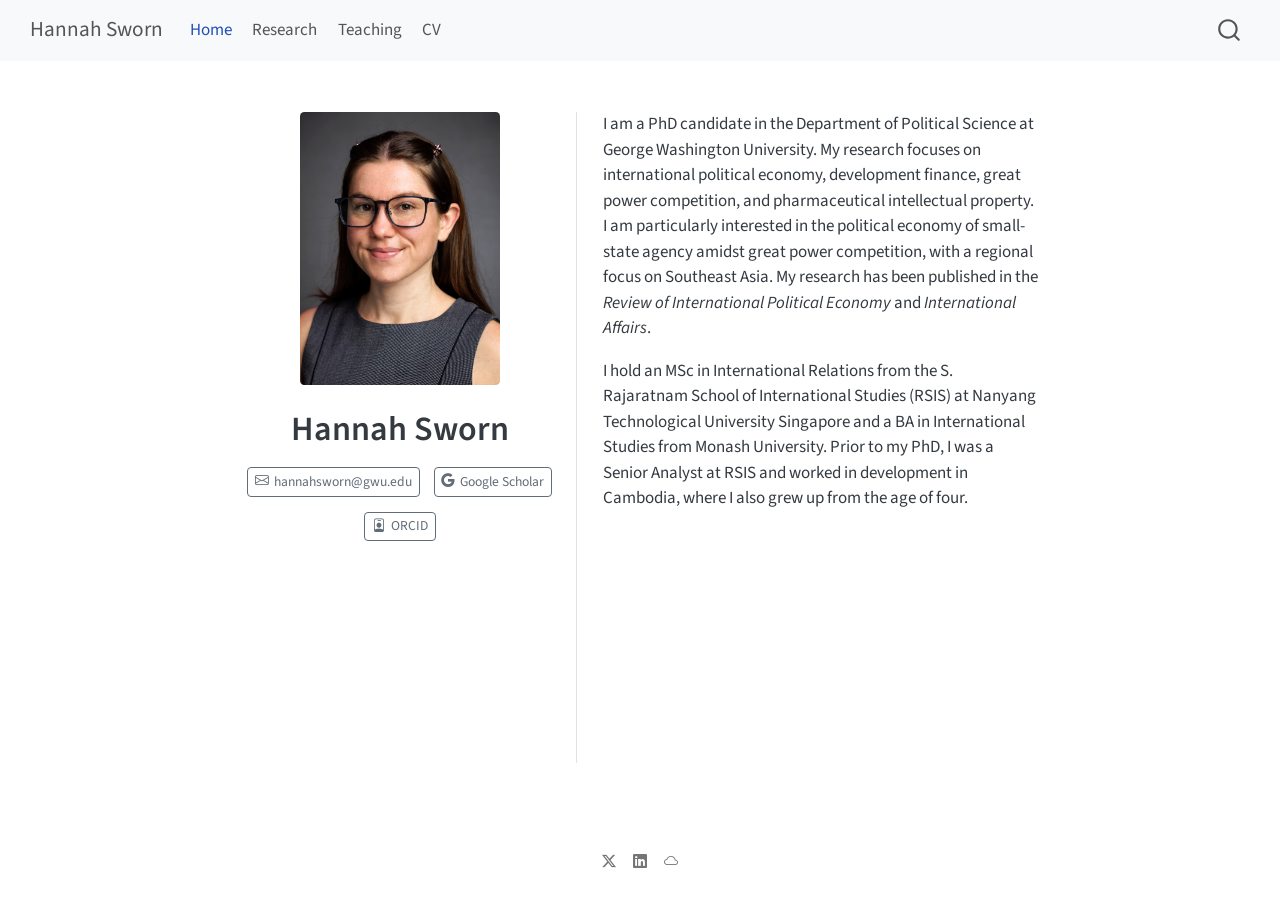
<file: docs/index.html>
<!DOCTYPE html>
<html xmlns="http://www.w3.org/1999/xhtml" lang="en" xml:lang="en"><head>

<meta charset="utf-8">
<meta name="generator" content="quarto-1.9.38">

<meta name="viewport" content="width=device-width, initial-scale=1.0, user-scalable=yes">


<title>Hannah Sworn</title>
<style>
/* Default styles provided by pandoc.
** See https://pandoc.org/MANUAL.html#variables-for-html for config info.
*/
code{white-space: pre-wrap;}
span.smallcaps{font-variant: small-caps;}
div.columns{display: flex; gap: min(4vw, 1.5em);}
div.column{flex: auto; overflow-x: auto;}
div.hanging-indent{margin-left: 1.5em; text-indent: -1.5em;}
ul.task-list{list-style: none;}
ul.task-list li input[type="checkbox"] {
  width: 0.8em;
  margin: 0 0.8em 0.2em -1em; /* quarto-specific, see https://github.com/quarto-dev/quarto-cli/issues/4556 */ 
  vertical-align: middle;
}
</style>


<script src="site_libs/quarto-nav/quarto-nav.js"></script>
<script src="site_libs/quarto-nav/headroom.min.js"></script>
<script src="site_libs/clipboard/clipboard.min.js"></script>
<script src="site_libs/quarto-search/autocomplete.umd.js"></script>
<script src="site_libs/quarto-search/fuse.min.js"></script>
<script src="site_libs/quarto-search/quarto-search.js"></script>
<meta name="quarto:offset" content="./">
<script src="site_libs/quarto-html/quarto.js" type="module"></script>
<script src="site_libs/quarto-html/tabsets/tabsets.js" type="module"></script>
<script src="site_libs/quarto-html/popper.min.js"></script>
<script src="site_libs/quarto-html/tippy.umd.min.js"></script>
<link href="site_libs/quarto-html/tippy.css" rel="stylesheet">
<link href="site_libs/quarto-html/quarto-syntax-highlighting-15634bcf2e68342d4ad2dfa704d543f6.css" rel="stylesheet" id="quarto-text-highlighting-styles">
<script src="site_libs/bootstrap/bootstrap.min.js"></script>
<link href="site_libs/bootstrap/bootstrap-icons.css" rel="stylesheet">
<link href="site_libs/bootstrap/bootstrap-a0f9fd0d421825b736dc1bbcbcba2219.min.css" rel="stylesheet" append-hash="true" id="quarto-bootstrap" data-mode="light">
<script id="quarto-search-options" type="application/json">{
  "location": "navbar",
  "copy-button": false,
  "collapse-after": 3,
  "panel-placement": "end",
  "type": "overlay",
  "limit": 50,
  "keyboard-shortcut": [
    "f",
    "/",
    "s"
  ],
  "show-item-context": false,
  "language": {
    "search-no-results-text": "No results",
    "search-matching-documents-text": "matching documents",
    "search-copy-link-title": "Copy link to search",
    "search-hide-matches-text": "Hide additional matches",
    "search-more-match-text": "more match in this document",
    "search-more-matches-text": "more matches in this document",
    "search-clear-button-title": "Clear",
    "search-text-placeholder": "",
    "search-detached-cancel-button-title": "Cancel",
    "search-submit-button-title": "Submit",
    "search-label": "Search"
  }
}</script>


<link rel="stylesheet" href="styles.css">
</head>

<body class="nav-fixed fullcontent quarto-light">

<div id="quarto-search-results"></div>
  <header id="quarto-header" class="headroom fixed-top">
    <nav class="navbar navbar-expand-lg " data-bs-theme="dark">
      <div class="navbar-container container-fluid">
      <div class="navbar-brand-container mx-auto">
    <a class="navbar-brand" href="./index.html">
    <span class="navbar-title">Hannah Sworn</span>
    </a>
  </div>
            <div id="quarto-search" class="" title="Search"></div>
          <button class="navbar-toggler" type="button" data-bs-toggle="collapse" data-bs-target="#navbarCollapse" aria-controls="navbarCollapse" role="menu" aria-expanded="false" aria-label="Toggle navigation" onclick="if (window.quartoToggleHeadroom) { window.quartoToggleHeadroom(); }">
  <span class="navbar-toggler-icon"></span>
</button>
          <div class="collapse navbar-collapse" id="navbarCollapse">
            <ul class="navbar-nav navbar-nav-scroll me-auto">
  <li class="nav-item">
    <a class="nav-link active" href="./index.html" aria-current="page"> 
<span class="menu-text">Home</span></a>
  </li>  
  <li class="nav-item">
    <a class="nav-link" href="./research.html"> 
<span class="menu-text">Research</span></a>
  </li>  
  <li class="nav-item">
    <a class="nav-link" href="./teaching.html"> 
<span class="menu-text">Teaching</span></a>
  </li>  
  <li class="nav-item">
    <a class="nav-link" href="./cv.html"> 
<span class="menu-text">CV</span></a>
  </li>  
</ul>
          </div> <!-- /navcollapse -->
            <div class="quarto-navbar-tools">
</div>
      </div> <!-- /container-fluid -->
    </nav>
</header>
<!-- content -->
<div id="quarto-content" class="quarto-container page-columns page-rows-contents page-layout-article page-navbar">
<!-- sidebar -->
<!-- margin-sidebar -->
    
<!-- main -->
<div class="quarto-about-trestles">
  <div class="about-entity">
    <img src="photo.jpg" class="about-image
  rounded " style="width: 200px;">
<header id="title-block-header" class="quarto-title-block default">
<div class="quarto-title">
<h1 class="title">Hannah Sworn</h1>
</div>
<div class="quarto-title-meta">
  </div>
</header>
    <div class="about-links">
  <a href="mailto:hannahsworn@gwu.edu" class="about-link" rel="" target="">
    <i class="bi bi-envelope"></i>
     <span class="about-link-text">hannahsworn@gwu.edu</span>
  </a>
  <a href="https://scholar.google.com/citations?hl=en&amp;user=9E092ZEAAAAJ&amp;view_op=list_works&amp;gmla=AEk_c1u7EH0kl8XGafpYuA04ZxJ1v_z-pQk7VeCG6BbsX9_XatjSNNs2z7buOgrsc0tdQZTQDCliDgZ43l1qhFRQ" class="about-link" rel="" target="">
    <i class="bi bi-google"></i>
     <span class="about-link-text">Google Scholar</span>
  </a>
  <a href="https://orcid.org/0000-0002-3408-0841" class="about-link" rel="" target="">
    <i class="bi bi-person-badge"></i>
     <span class="about-link-text">ORCID</span>
  </a>
</div>
  </div>
  <div class="about-contents"><main class="content" id="quarto-document-content">
<p>I am a PhD candidate in the Department of Political Science at George Washington University. My research focuses on international political economy, development finance, great power competition, and pharmaceutical intellectual property. I am particularly interested in the political economy of small-state agency amidst great power competition, with a regional focus on Southeast Asia. My research has been published in the <em>Review of International Political Economy</em> and <em>International Affairs</em>.</p>
<p>I hold an MSc in International Relations from the S. Rajaratnam School of International Studies (RSIS) at Nanyang Technological University Singapore and a BA in International Studies from Monash University. Prior to my PhD, I was a Senior Analyst at RSIS and worked in development in Cambodia, where I also grew up from the age of four.</p>


</main></div>
</div>
 <!-- /main -->
<script id="quarto-html-after-body" type="application/javascript">
  window.document.addEventListener("DOMContentLoaded", function (event) {
    const isCodeAnnotation = (el) => {
      for (const clz of el.classList) {
        if (clz.startsWith('code-annotation-')) {                     
          return true;
        }
      }
      return false;
    }
    const onCopySuccess = function(e) {
      // button target
      const button = e.trigger;
      // don't keep focus
      button.blur();
      // flash "checked"
      button.classList.add('code-copy-button-checked');
      var currentTitle = button.getAttribute("title");
      button.setAttribute("title", "Copied!");
      let tooltip;
      if (window.bootstrap) {
        button.setAttribute("data-bs-toggle", "tooltip");
        button.setAttribute("data-bs-placement", "left");
        button.setAttribute("data-bs-title", "Copied!");
        tooltip = new bootstrap.Tooltip(button, 
          { trigger: "manual", 
            customClass: "code-copy-button-tooltip",
            offset: [0, -8]});
        tooltip.show();    
      }
      setTimeout(function() {
        if (tooltip) {
          tooltip.hide();
          button.removeAttribute("data-bs-title");
          button.removeAttribute("data-bs-toggle");
          button.removeAttribute("data-bs-placement");
        }
        button.setAttribute("title", currentTitle);
        button.classList.remove('code-copy-button-checked');
      }, 1000);
      // clear code selection
      e.clearSelection();
    }
    const getTextToCopy = function(trigger) {
      const outerScaffold = trigger.parentElement.cloneNode(true);
      const codeEl = outerScaffold.querySelector('code');
      for (const childEl of codeEl.children) {
        if (isCodeAnnotation(childEl)) {
          childEl.remove();
        }
      }
      return codeEl.innerText;
    }
    const clipboard = new window.ClipboardJS('.code-copy-button:not([data-in-quarto-modal])', {
      text: getTextToCopy
    });
    clipboard.on('success', onCopySuccess);
    if (window.document.getElementById('quarto-embedded-source-code-modal')) {
      const clipboardModal = new window.ClipboardJS('.code-copy-button[data-in-quarto-modal]', {
        text: getTextToCopy,
        container: window.document.getElementById('quarto-embedded-source-code-modal')
      });
      clipboardModal.on('success', onCopySuccess);
    }
      var localhostRegex = new RegExp(/^(?:http|https):\/\/localhost\:?[0-9]*\//);
      var mailtoRegex = new RegExp(/^mailto:/);
        var filterRegex = new RegExp('/' + window.location.host + '/');
      var isInternal = (href) => {
          return filterRegex.test(href) || localhostRegex.test(href) || mailtoRegex.test(href);
      }
      // Inspect non-navigation links and adorn them if external
     var links = window.document.querySelectorAll('a[href]:not(.nav-link):not(.navbar-brand):not(.toc-action):not(.sidebar-link):not(.sidebar-item-toggle):not(.pagination-link):not(.no-external):not([aria-hidden]):not(.dropdown-item):not(.quarto-navigation-tool):not(.about-link)');
      for (var i=0; i<links.length; i++) {
        const link = links[i];
        if (!isInternal(link.href)) {
          // undo the damage that might have been done by quarto-nav.js in the case of
          // links that we want to consider external
          if (link.dataset.originalHref !== undefined) {
            link.href = link.dataset.originalHref;
          }
        }
      }
    function tippyHover(el, contentFn, onTriggerFn, onUntriggerFn) {
      const config = {
        allowHTML: true,
        maxWidth: 500,
        delay: 100,
        arrow: false,
        appendTo: function(el) {
            return el.parentElement;
        },
        interactive: true,
        interactiveBorder: 10,
        theme: 'quarto',
        placement: 'bottom-start',
      };
      if (contentFn) {
        config.content = contentFn;
      }
      if (onTriggerFn) {
        config.onTrigger = onTriggerFn;
      }
      if (onUntriggerFn) {
        config.onUntrigger = onUntriggerFn;
      }
      window.tippy(el, config); 
    }
    const noterefs = window.document.querySelectorAll('a[role="doc-noteref"]');
    for (var i=0; i<noterefs.length; i++) {
      const ref = noterefs[i];
      tippyHover(ref, function() {
        // use id or data attribute instead here
        let href = ref.getAttribute('data-footnote-href') || ref.getAttribute('href');
        try { href = new URL(href).hash; } catch {}
        const id = href.replace(/^#\/?/, "");
        const note = window.document.getElementById(id);
        if (note) {
          return note.innerHTML;
        } else {
          return "";
        }
      });
    }
    const xrefs = window.document.querySelectorAll('a.quarto-xref');
    const processXRef = (id, note) => {
      // Strip column container classes
      const stripColumnClz = (el) => {
        el.classList.remove("page-full", "page-columns");
        if (el.children) {
          for (const child of el.children) {
            stripColumnClz(child);
          }
        }
      }
      stripColumnClz(note)
      if (id === null || id.startsWith('sec-')) {
        // Special case sections, only their first couple elements
        const container = document.createElement("div");
        if (note.children && note.children.length > 2) {
          container.appendChild(note.children[0].cloneNode(true));
          for (let i = 1; i < note.children.length; i++) {
            const child = note.children[i];
            if (child.tagName === "P" && child.innerText === "") {
              continue;
            } else {
              container.appendChild(child.cloneNode(true));
              break;
            }
          }
          if (window.Quarto?.typesetMath) {
            window.Quarto.typesetMath(container);
          }
          return container.innerHTML
        } else {
          if (window.Quarto?.typesetMath) {
            window.Quarto.typesetMath(note);
          }
          return note.innerHTML;
        }
      } else {
        // Remove any anchor links if they are present
        const anchorLink = note.querySelector('a.anchorjs-link');
        if (anchorLink) {
          anchorLink.remove();
        }
        if (window.Quarto?.typesetMath) {
          window.Quarto.typesetMath(note);
        }
        if (note.classList.contains("callout")) {
          return note.outerHTML;
        } else {
          return note.innerHTML;
        }
      }
    }
    for (var i=0; i<xrefs.length; i++) {
      const xref = xrefs[i];
      tippyHover(xref, undefined, function(instance) {
        instance.disable();
        let url = xref.getAttribute('href');
        let hash = undefined; 
        if (url.startsWith('#')) {
          hash = url;
        } else {
          try { hash = new URL(url).hash; } catch {}
        }
        if (hash) {
          const id = hash.replace(/^#\/?/, "");
          const note = window.document.getElementById(id);
          if (note !== null) {
            try {
              const html = processXRef(id, note.cloneNode(true));
              instance.setContent(html);
            } finally {
              instance.enable();
              instance.show();
            }
          } else {
            // See if we can fetch this
            fetch(url.split('#')[0])
            .then(res => res.text())
            .then(html => {
              const parser = new DOMParser();
              const htmlDoc = parser.parseFromString(html, "text/html");
              const note = htmlDoc.getElementById(id);
              if (note !== null) {
                const html = processXRef(id, note);
                instance.setContent(html);
              } 
            }).finally(() => {
              instance.enable();
              instance.show();
            });
          }
        } else {
          // See if we can fetch a full url (with no hash to target)
          // This is a special case and we should probably do some content thinning / targeting
          fetch(url)
          .then(res => res.text())
          .then(html => {
            const parser = new DOMParser();
            const htmlDoc = parser.parseFromString(html, "text/html");
            const note = htmlDoc.querySelector('main.content');
            if (note !== null) {
              // This should only happen for chapter cross references
              // (since there is no id in the URL)
              // remove the first header
              if (note.children.length > 0 && note.children[0].tagName === "HEADER") {
                note.children[0].remove();
              }
              const html = processXRef(null, note);
              instance.setContent(html);
            } 
          }).finally(() => {
            instance.enable();
            instance.show();
          });
        }
      }, function(instance) {
      });
    }
        let selectedAnnoteEl;
        const selectorForAnnotation = ( cell, annotation) => {
          let cellAttr = 'data-code-cell="' + cell + '"';
          let lineAttr = 'data-code-annotation="' +  annotation + '"';
          const selector = 'span[' + cellAttr + '][' + lineAttr + ']';
          return selector;
        }
        const selectCodeLines = (annoteEl) => {
          const doc = window.document;
          const targetCell = annoteEl.getAttribute("data-target-cell");
          const targetAnnotation = annoteEl.getAttribute("data-target-annotation");
          const annoteSpan = window.document.querySelector(selectorForAnnotation(targetCell, targetAnnotation));
          const lines = annoteSpan.getAttribute("data-code-lines").split(",");
          const lineIds = lines.map((line) => {
            return targetCell + "-" + line;
          })
          let top = null;
          let height = null;
          let parent = null;
          if (lineIds.length > 0) {
              //compute the position of the single el (top and bottom and make a div)
              const el = window.document.getElementById(lineIds[0]);
              top = el.offsetTop;
              height = el.offsetHeight;
              parent = el.parentElement.parentElement;
            if (lineIds.length > 1) {
              const lastEl = window.document.getElementById(lineIds[lineIds.length - 1]);
              const bottom = lastEl.offsetTop + lastEl.offsetHeight;
              height = bottom - top;
            }
            if (top !== null && height !== null && parent !== null) {
              // cook up a div (if necessary) and position it 
              let div = window.document.getElementById("code-annotation-line-highlight");
              if (div === null) {
                div = window.document.createElement("div");
                div.setAttribute("id", "code-annotation-line-highlight");
                div.style.position = 'absolute';
                parent.appendChild(div);
              }
              div.style.top = top - 2 + "px";
              div.style.height = height + 4 + "px";
              div.style.left = 0;
              let gutterDiv = window.document.getElementById("code-annotation-line-highlight-gutter");
              if (gutterDiv === null) {
                gutterDiv = window.document.createElement("div");
                gutterDiv.setAttribute("id", "code-annotation-line-highlight-gutter");
                gutterDiv.style.position = 'absolute';
                const codeCell = window.document.getElementById(targetCell);
                const gutter = codeCell.querySelector('.code-annotation-gutter');
                gutter.appendChild(gutterDiv);
              }
              gutterDiv.style.top = top - 2 + "px";
              gutterDiv.style.height = height + 4 + "px";
            }
            selectedAnnoteEl = annoteEl;
          }
        };
        const unselectCodeLines = () => {
          const elementsIds = ["code-annotation-line-highlight", "code-annotation-line-highlight-gutter"];
          elementsIds.forEach((elId) => {
            const div = window.document.getElementById(elId);
            if (div) {
              div.remove();
            }
          });
          selectedAnnoteEl = undefined;
        };
          // Handle positioning of the toggle
      window.addEventListener(
        "resize",
        throttle(() => {
          elRect = undefined;
          if (selectedAnnoteEl) {
            selectCodeLines(selectedAnnoteEl);
          }
        }, 10)
      );
      function throttle(fn, ms) {
      let throttle = false;
      let timer;
        return (...args) => {
          if(!throttle) { // first call gets through
              fn.apply(this, args);
              throttle = true;
          } else { // all the others get throttled
              if(timer) clearTimeout(timer); // cancel #2
              timer = setTimeout(() => {
                fn.apply(this, args);
                timer = throttle = false;
              }, ms);
          }
        };
      }
        // Attach click handler to the DT
        const annoteDls = window.document.querySelectorAll('dt[data-target-cell]');
        for (const annoteDlNode of annoteDls) {
          annoteDlNode.addEventListener('click', (event) => {
            const clickedEl = event.target;
            if (clickedEl !== selectedAnnoteEl) {
              unselectCodeLines();
              const activeEl = window.document.querySelector('dt[data-target-cell].code-annotation-active');
              if (activeEl) {
                activeEl.classList.remove('code-annotation-active');
              }
              selectCodeLines(clickedEl);
              clickedEl.classList.add('code-annotation-active');
            } else {
              // Unselect the line
              unselectCodeLines();
              clickedEl.classList.remove('code-annotation-active');
            }
          });
        }
    const findCites = (el) => {
      const parentEl = el.parentElement;
      if (parentEl) {
        const cites = parentEl.dataset.cites;
        if (cites) {
          return {
            el,
            cites: cites.split(' ')
          };
        } else {
          return findCites(el.parentElement)
        }
      } else {
        return undefined;
      }
    };
    var bibliorefs = window.document.querySelectorAll('a[role="doc-biblioref"]');
    for (var i=0; i<bibliorefs.length; i++) {
      const ref = bibliorefs[i];
      const citeInfo = findCites(ref);
      if (citeInfo) {
        tippyHover(citeInfo.el, function() {
          var popup = window.document.createElement('div');
          citeInfo.cites.forEach(function(cite) {
            var citeDiv = window.document.createElement('div');
            citeDiv.classList.add('hanging-indent');
            citeDiv.classList.add('csl-entry');
            var biblioDiv = window.document.getElementById('ref-' + cite);
            if (biblioDiv) {
              citeDiv.innerHTML = biblioDiv.innerHTML;
            }
            popup.appendChild(citeDiv);
          });
          return popup.innerHTML;
        });
      }
    }
  });
  </script>
</div> <!-- /content -->
<footer class="footer">
  <div class="nav-footer">
    <div class="nav-footer-left">
      &nbsp;
    </div>   
    <div class="nav-footer-center">
      <ul class="footer-items list-unstyled">
    <li class="nav-item compact">
    <a class="nav-link" href="https://twitter.com/HannahSworn">
      <i class="bi bi-twitter-x" role="img" aria-label="Twitter/X">
</i> 
    </a>
  </li>  
    <li class="nav-item compact">
    <a class="nav-link" href="https://www.linkedin.com/in/hannahelysesworn/">
      <i class="bi bi-linkedin" role="img" aria-label="LinkedIn">
</i> 
    </a>
  </li>  
    <li class="nav-item compact">
    <a class="nav-link" href="https://bsky.app/profile/hannahsworn.bsky.social">
      <i class="bi bi-cloud" role="img" aria-label="Bluesky">
</i> 
    </a>
  </li>  
</ul>
    </div>
    <div class="nav-footer-right">
      &nbsp;
    </div>
  </div>
</footer>




</body></html>
</file>
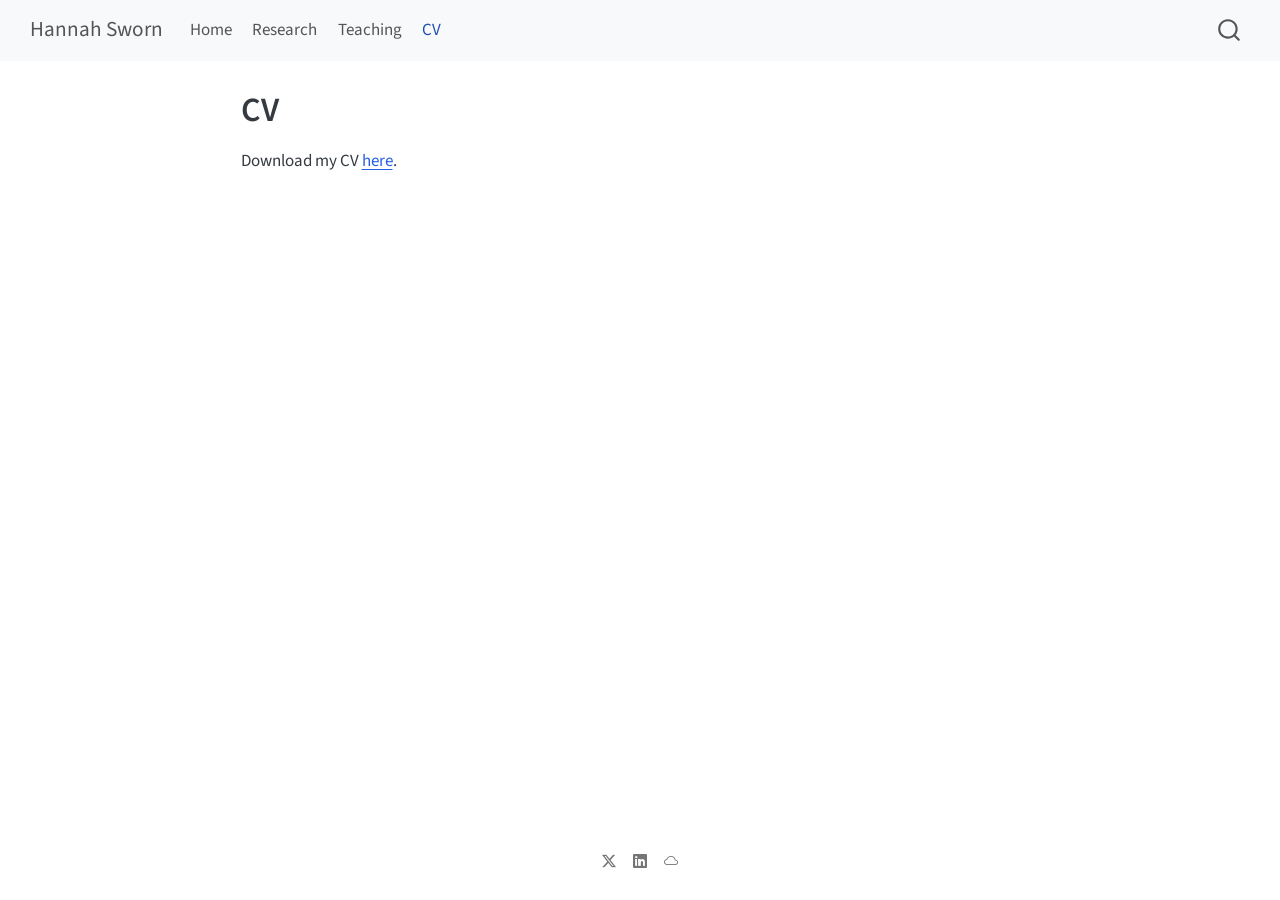
<file: docs/cv.html>
<!DOCTYPE html>
<html xmlns="http://www.w3.org/1999/xhtml" lang="en" xml:lang="en"><head>

<meta charset="utf-8">
<meta name="generator" content="quarto-1.9.38">

<meta name="viewport" content="width=device-width, initial-scale=1.0, user-scalable=yes">


<title>CV – Hannah Sworn</title>
<style>
/* Default styles provided by pandoc.
** See https://pandoc.org/MANUAL.html#variables-for-html for config info.
*/
code{white-space: pre-wrap;}
span.smallcaps{font-variant: small-caps;}
div.columns{display: flex; gap: min(4vw, 1.5em);}
div.column{flex: auto; overflow-x: auto;}
div.hanging-indent{margin-left: 1.5em; text-indent: -1.5em;}
ul.task-list{list-style: none;}
ul.task-list li input[type="checkbox"] {
  width: 0.8em;
  margin: 0 0.8em 0.2em -1em; /* quarto-specific, see https://github.com/quarto-dev/quarto-cli/issues/4556 */ 
  vertical-align: middle;
}
</style>


<script src="site_libs/quarto-nav/quarto-nav.js"></script>
<script src="site_libs/quarto-nav/headroom.min.js"></script>
<script src="site_libs/clipboard/clipboard.min.js"></script>
<script src="site_libs/quarto-search/autocomplete.umd.js"></script>
<script src="site_libs/quarto-search/fuse.min.js"></script>
<script src="site_libs/quarto-search/quarto-search.js"></script>
<meta name="quarto:offset" content="./">
<script src="site_libs/quarto-html/quarto.js" type="module"></script>
<script src="site_libs/quarto-html/tabsets/tabsets.js" type="module"></script>
<script src="site_libs/quarto-html/popper.min.js"></script>
<script src="site_libs/quarto-html/tippy.umd.min.js"></script>
<script src="site_libs/quarto-html/anchor.min.js"></script>
<link href="site_libs/quarto-html/tippy.css" rel="stylesheet">
<link href="site_libs/quarto-html/quarto-syntax-highlighting-15634bcf2e68342d4ad2dfa704d543f6.css" rel="stylesheet" id="quarto-text-highlighting-styles">
<script src="site_libs/bootstrap/bootstrap.min.js"></script>
<link href="site_libs/bootstrap/bootstrap-icons.css" rel="stylesheet">
<link href="site_libs/bootstrap/bootstrap-a0f9fd0d421825b736dc1bbcbcba2219.min.css" rel="stylesheet" append-hash="true" id="quarto-bootstrap" data-mode="light">
<script id="quarto-search-options" type="application/json">{
  "location": "navbar",
  "copy-button": false,
  "collapse-after": 3,
  "panel-placement": "end",
  "type": "overlay",
  "limit": 50,
  "keyboard-shortcut": [
    "f",
    "/",
    "s"
  ],
  "show-item-context": false,
  "language": {
    "search-no-results-text": "No results",
    "search-matching-documents-text": "matching documents",
    "search-copy-link-title": "Copy link to search",
    "search-hide-matches-text": "Hide additional matches",
    "search-more-match-text": "more match in this document",
    "search-more-matches-text": "more matches in this document",
    "search-clear-button-title": "Clear",
    "search-text-placeholder": "",
    "search-detached-cancel-button-title": "Cancel",
    "search-submit-button-title": "Submit",
    "search-label": "Search"
  }
}</script>


<link rel="stylesheet" href="styles.css">
</head>

<body class="nav-fixed fullcontent quarto-light">

<div id="quarto-search-results"></div>
  <header id="quarto-header" class="headroom fixed-top">
    <nav class="navbar navbar-expand-lg " data-bs-theme="dark">
      <div class="navbar-container container-fluid">
      <div class="navbar-brand-container mx-auto">
    <a class="navbar-brand" href="./index.html">
    <span class="navbar-title">Hannah Sworn</span>
    </a>
  </div>
            <div id="quarto-search" class="" title="Search"></div>
          <button class="navbar-toggler" type="button" data-bs-toggle="collapse" data-bs-target="#navbarCollapse" aria-controls="navbarCollapse" role="menu" aria-expanded="false" aria-label="Toggle navigation" onclick="if (window.quartoToggleHeadroom) { window.quartoToggleHeadroom(); }">
  <span class="navbar-toggler-icon"></span>
</button>
          <div class="collapse navbar-collapse" id="navbarCollapse">
            <ul class="navbar-nav navbar-nav-scroll me-auto">
  <li class="nav-item">
    <a class="nav-link" href="./index.html"> 
<span class="menu-text">Home</span></a>
  </li>  
  <li class="nav-item">
    <a class="nav-link" href="./research.html"> 
<span class="menu-text">Research</span></a>
  </li>  
  <li class="nav-item">
    <a class="nav-link" href="./teaching.html"> 
<span class="menu-text">Teaching</span></a>
  </li>  
  <li class="nav-item">
    <a class="nav-link active" href="./cv.html" aria-current="page"> 
<span class="menu-text">CV</span></a>
  </li>  
</ul>
          </div> <!-- /navcollapse -->
            <div class="quarto-navbar-tools">
</div>
      </div> <!-- /container-fluid -->
    </nav>
</header>
<!-- content -->
<div id="quarto-content" class="quarto-container page-columns page-rows-contents page-layout-article page-navbar">
<!-- sidebar -->
<!-- margin-sidebar -->
    
<!-- main -->
<main class="content" id="quarto-document-content">

<header id="title-block-header" class="quarto-title-block default">
<div class="quarto-title">
<h1 class="title">CV</h1>
</div>



<div class="quarto-title-meta">

    
  
    
  </div>
  


</header>


<p>Download my CV <a href="cv/Sworn_CV_11_20_2026.pdf">here</a>.</p>



</main> <!-- /main -->
<script id="quarto-html-after-body" type="application/javascript">
  window.document.addEventListener("DOMContentLoaded", function (event) {
    const icon = "";
    const anchorJS = new window.AnchorJS();
    anchorJS.options = {
      placement: 'right',
      icon: icon
    };
    anchorJS.add('.anchored');
    const isCodeAnnotation = (el) => {
      for (const clz of el.classList) {
        if (clz.startsWith('code-annotation-')) {                     
          return true;
        }
      }
      return false;
    }
    const onCopySuccess = function(e) {
      // button target
      const button = e.trigger;
      // don't keep focus
      button.blur();
      // flash "checked"
      button.classList.add('code-copy-button-checked');
      var currentTitle = button.getAttribute("title");
      button.setAttribute("title", "Copied!");
      let tooltip;
      if (window.bootstrap) {
        button.setAttribute("data-bs-toggle", "tooltip");
        button.setAttribute("data-bs-placement", "left");
        button.setAttribute("data-bs-title", "Copied!");
        tooltip = new bootstrap.Tooltip(button, 
          { trigger: "manual", 
            customClass: "code-copy-button-tooltip",
            offset: [0, -8]});
        tooltip.show();    
      }
      setTimeout(function() {
        if (tooltip) {
          tooltip.hide();
          button.removeAttribute("data-bs-title");
          button.removeAttribute("data-bs-toggle");
          button.removeAttribute("data-bs-placement");
        }
        button.setAttribute("title", currentTitle);
        button.classList.remove('code-copy-button-checked');
      }, 1000);
      // clear code selection
      e.clearSelection();
    }
    const getTextToCopy = function(trigger) {
      const outerScaffold = trigger.parentElement.cloneNode(true);
      const codeEl = outerScaffold.querySelector('code');
      for (const childEl of codeEl.children) {
        if (isCodeAnnotation(childEl)) {
          childEl.remove();
        }
      }
      return codeEl.innerText;
    }
    const clipboard = new window.ClipboardJS('.code-copy-button:not([data-in-quarto-modal])', {
      text: getTextToCopy
    });
    clipboard.on('success', onCopySuccess);
    if (window.document.getElementById('quarto-embedded-source-code-modal')) {
      const clipboardModal = new window.ClipboardJS('.code-copy-button[data-in-quarto-modal]', {
        text: getTextToCopy,
        container: window.document.getElementById('quarto-embedded-source-code-modal')
      });
      clipboardModal.on('success', onCopySuccess);
    }
      var localhostRegex = new RegExp(/^(?:http|https):\/\/localhost\:?[0-9]*\//);
      var mailtoRegex = new RegExp(/^mailto:/);
        var filterRegex = new RegExp('/' + window.location.host + '/');
      var isInternal = (href) => {
          return filterRegex.test(href) || localhostRegex.test(href) || mailtoRegex.test(href);
      }
      // Inspect non-navigation links and adorn them if external
     var links = window.document.querySelectorAll('a[href]:not(.nav-link):not(.navbar-brand):not(.toc-action):not(.sidebar-link):not(.sidebar-item-toggle):not(.pagination-link):not(.no-external):not([aria-hidden]):not(.dropdown-item):not(.quarto-navigation-tool):not(.about-link)');
      for (var i=0; i<links.length; i++) {
        const link = links[i];
        if (!isInternal(link.href)) {
          // undo the damage that might have been done by quarto-nav.js in the case of
          // links that we want to consider external
          if (link.dataset.originalHref !== undefined) {
            link.href = link.dataset.originalHref;
          }
        }
      }
    function tippyHover(el, contentFn, onTriggerFn, onUntriggerFn) {
      const config = {
        allowHTML: true,
        maxWidth: 500,
        delay: 100,
        arrow: false,
        appendTo: function(el) {
            return el.parentElement;
        },
        interactive: true,
        interactiveBorder: 10,
        theme: 'quarto',
        placement: 'bottom-start',
      };
      if (contentFn) {
        config.content = contentFn;
      }
      if (onTriggerFn) {
        config.onTrigger = onTriggerFn;
      }
      if (onUntriggerFn) {
        config.onUntrigger = onUntriggerFn;
      }
      window.tippy(el, config); 
    }
    const noterefs = window.document.querySelectorAll('a[role="doc-noteref"]');
    for (var i=0; i<noterefs.length; i++) {
      const ref = noterefs[i];
      tippyHover(ref, function() {
        // use id or data attribute instead here
        let href = ref.getAttribute('data-footnote-href') || ref.getAttribute('href');
        try { href = new URL(href).hash; } catch {}
        const id = href.replace(/^#\/?/, "");
        const note = window.document.getElementById(id);
        if (note) {
          return note.innerHTML;
        } else {
          return "";
        }
      });
    }
    const xrefs = window.document.querySelectorAll('a.quarto-xref');
    const processXRef = (id, note) => {
      // Strip column container classes
      const stripColumnClz = (el) => {
        el.classList.remove("page-full", "page-columns");
        if (el.children) {
          for (const child of el.children) {
            stripColumnClz(child);
          }
        }
      }
      stripColumnClz(note)
      if (id === null || id.startsWith('sec-')) {
        // Special case sections, only their first couple elements
        const container = document.createElement("div");
        if (note.children && note.children.length > 2) {
          container.appendChild(note.children[0].cloneNode(true));
          for (let i = 1; i < note.children.length; i++) {
            const child = note.children[i];
            if (child.tagName === "P" && child.innerText === "") {
              continue;
            } else {
              container.appendChild(child.cloneNode(true));
              break;
            }
          }
          if (window.Quarto?.typesetMath) {
            window.Quarto.typesetMath(container);
          }
          return container.innerHTML
        } else {
          if (window.Quarto?.typesetMath) {
            window.Quarto.typesetMath(note);
          }
          return note.innerHTML;
        }
      } else {
        // Remove any anchor links if they are present
        const anchorLink = note.querySelector('a.anchorjs-link');
        if (anchorLink) {
          anchorLink.remove();
        }
        if (window.Quarto?.typesetMath) {
          window.Quarto.typesetMath(note);
        }
        if (note.classList.contains("callout")) {
          return note.outerHTML;
        } else {
          return note.innerHTML;
        }
      }
    }
    for (var i=0; i<xrefs.length; i++) {
      const xref = xrefs[i];
      tippyHover(xref, undefined, function(instance) {
        instance.disable();
        let url = xref.getAttribute('href');
        let hash = undefined; 
        if (url.startsWith('#')) {
          hash = url;
        } else {
          try { hash = new URL(url).hash; } catch {}
        }
        if (hash) {
          const id = hash.replace(/^#\/?/, "");
          const note = window.document.getElementById(id);
          if (note !== null) {
            try {
              const html = processXRef(id, note.cloneNode(true));
              instance.setContent(html);
            } finally {
              instance.enable();
              instance.show();
            }
          } else {
            // See if we can fetch this
            fetch(url.split('#')[0])
            .then(res => res.text())
            .then(html => {
              const parser = new DOMParser();
              const htmlDoc = parser.parseFromString(html, "text/html");
              const note = htmlDoc.getElementById(id);
              if (note !== null) {
                const html = processXRef(id, note);
                instance.setContent(html);
              } 
            }).finally(() => {
              instance.enable();
              instance.show();
            });
          }
        } else {
          // See if we can fetch a full url (with no hash to target)
          // This is a special case and we should probably do some content thinning / targeting
          fetch(url)
          .then(res => res.text())
          .then(html => {
            const parser = new DOMParser();
            const htmlDoc = parser.parseFromString(html, "text/html");
            const note = htmlDoc.querySelector('main.content');
            if (note !== null) {
              // This should only happen for chapter cross references
              // (since there is no id in the URL)
              // remove the first header
              if (note.children.length > 0 && note.children[0].tagName === "HEADER") {
                note.children[0].remove();
              }
              const html = processXRef(null, note);
              instance.setContent(html);
            } 
          }).finally(() => {
            instance.enable();
            instance.show();
          });
        }
      }, function(instance) {
      });
    }
        let selectedAnnoteEl;
        const selectorForAnnotation = ( cell, annotation) => {
          let cellAttr = 'data-code-cell="' + cell + '"';
          let lineAttr = 'data-code-annotation="' +  annotation + '"';
          const selector = 'span[' + cellAttr + '][' + lineAttr + ']';
          return selector;
        }
        const selectCodeLines = (annoteEl) => {
          const doc = window.document;
          const targetCell = annoteEl.getAttribute("data-target-cell");
          const targetAnnotation = annoteEl.getAttribute("data-target-annotation");
          const annoteSpan = window.document.querySelector(selectorForAnnotation(targetCell, targetAnnotation));
          const lines = annoteSpan.getAttribute("data-code-lines").split(",");
          const lineIds = lines.map((line) => {
            return targetCell + "-" + line;
          })
          let top = null;
          let height = null;
          let parent = null;
          if (lineIds.length > 0) {
              //compute the position of the single el (top and bottom and make a div)
              const el = window.document.getElementById(lineIds[0]);
              top = el.offsetTop;
              height = el.offsetHeight;
              parent = el.parentElement.parentElement;
            if (lineIds.length > 1) {
              const lastEl = window.document.getElementById(lineIds[lineIds.length - 1]);
              const bottom = lastEl.offsetTop + lastEl.offsetHeight;
              height = bottom - top;
            }
            if (top !== null && height !== null && parent !== null) {
              // cook up a div (if necessary) and position it 
              let div = window.document.getElementById("code-annotation-line-highlight");
              if (div === null) {
                div = window.document.createElement("div");
                div.setAttribute("id", "code-annotation-line-highlight");
                div.style.position = 'absolute';
                parent.appendChild(div);
              }
              div.style.top = top - 2 + "px";
              div.style.height = height + 4 + "px";
              div.style.left = 0;
              let gutterDiv = window.document.getElementById("code-annotation-line-highlight-gutter");
              if (gutterDiv === null) {
                gutterDiv = window.document.createElement("div");
                gutterDiv.setAttribute("id", "code-annotation-line-highlight-gutter");
                gutterDiv.style.position = 'absolute';
                const codeCell = window.document.getElementById(targetCell);
                const gutter = codeCell.querySelector('.code-annotation-gutter');
                gutter.appendChild(gutterDiv);
              }
              gutterDiv.style.top = top - 2 + "px";
              gutterDiv.style.height = height + 4 + "px";
            }
            selectedAnnoteEl = annoteEl;
          }
        };
        const unselectCodeLines = () => {
          const elementsIds = ["code-annotation-line-highlight", "code-annotation-line-highlight-gutter"];
          elementsIds.forEach((elId) => {
            const div = window.document.getElementById(elId);
            if (div) {
              div.remove();
            }
          });
          selectedAnnoteEl = undefined;
        };
          // Handle positioning of the toggle
      window.addEventListener(
        "resize",
        throttle(() => {
          elRect = undefined;
          if (selectedAnnoteEl) {
            selectCodeLines(selectedAnnoteEl);
          }
        }, 10)
      );
      function throttle(fn, ms) {
      let throttle = false;
      let timer;
        return (...args) => {
          if(!throttle) { // first call gets through
              fn.apply(this, args);
              throttle = true;
          } else { // all the others get throttled
              if(timer) clearTimeout(timer); // cancel #2
              timer = setTimeout(() => {
                fn.apply(this, args);
                timer = throttle = false;
              }, ms);
          }
        };
      }
        // Attach click handler to the DT
        const annoteDls = window.document.querySelectorAll('dt[data-target-cell]');
        for (const annoteDlNode of annoteDls) {
          annoteDlNode.addEventListener('click', (event) => {
            const clickedEl = event.target;
            if (clickedEl !== selectedAnnoteEl) {
              unselectCodeLines();
              const activeEl = window.document.querySelector('dt[data-target-cell].code-annotation-active');
              if (activeEl) {
                activeEl.classList.remove('code-annotation-active');
              }
              selectCodeLines(clickedEl);
              clickedEl.classList.add('code-annotation-active');
            } else {
              // Unselect the line
              unselectCodeLines();
              clickedEl.classList.remove('code-annotation-active');
            }
          });
        }
    const findCites = (el) => {
      const parentEl = el.parentElement;
      if (parentEl) {
        const cites = parentEl.dataset.cites;
        if (cites) {
          return {
            el,
            cites: cites.split(' ')
          };
        } else {
          return findCites(el.parentElement)
        }
      } else {
        return undefined;
      }
    };
    var bibliorefs = window.document.querySelectorAll('a[role="doc-biblioref"]');
    for (var i=0; i<bibliorefs.length; i++) {
      const ref = bibliorefs[i];
      const citeInfo = findCites(ref);
      if (citeInfo) {
        tippyHover(citeInfo.el, function() {
          var popup = window.document.createElement('div');
          citeInfo.cites.forEach(function(cite) {
            var citeDiv = window.document.createElement('div');
            citeDiv.classList.add('hanging-indent');
            citeDiv.classList.add('csl-entry');
            var biblioDiv = window.document.getElementById('ref-' + cite);
            if (biblioDiv) {
              citeDiv.innerHTML = biblioDiv.innerHTML;
            }
            popup.appendChild(citeDiv);
          });
          return popup.innerHTML;
        });
      }
    }
  });
  </script>
</div> <!-- /content -->
<footer class="footer">
  <div class="nav-footer">
    <div class="nav-footer-left">
      &nbsp;
    </div>   
    <div class="nav-footer-center">
      <ul class="footer-items list-unstyled">
    <li class="nav-item compact">
    <a class="nav-link" href="https://twitter.com/HannahSworn">
      <i class="bi bi-twitter-x" role="img" aria-label="Twitter/X">
</i> 
    </a>
  </li>  
    <li class="nav-item compact">
    <a class="nav-link" href="https://www.linkedin.com/in/hannahelysesworn/">
      <i class="bi bi-linkedin" role="img" aria-label="LinkedIn">
</i> 
    </a>
  </li>  
    <li class="nav-item compact">
    <a class="nav-link" href="https://bsky.app/profile/hannahsworn.bsky.social">
      <i class="bi bi-cloud" role="img" aria-label="Bluesky">
</i> 
    </a>
  </li>  
</ul>
    </div>
    <div class="nav-footer-right">
      &nbsp;
    </div>
  </div>
</footer>




</body></html>
</file>
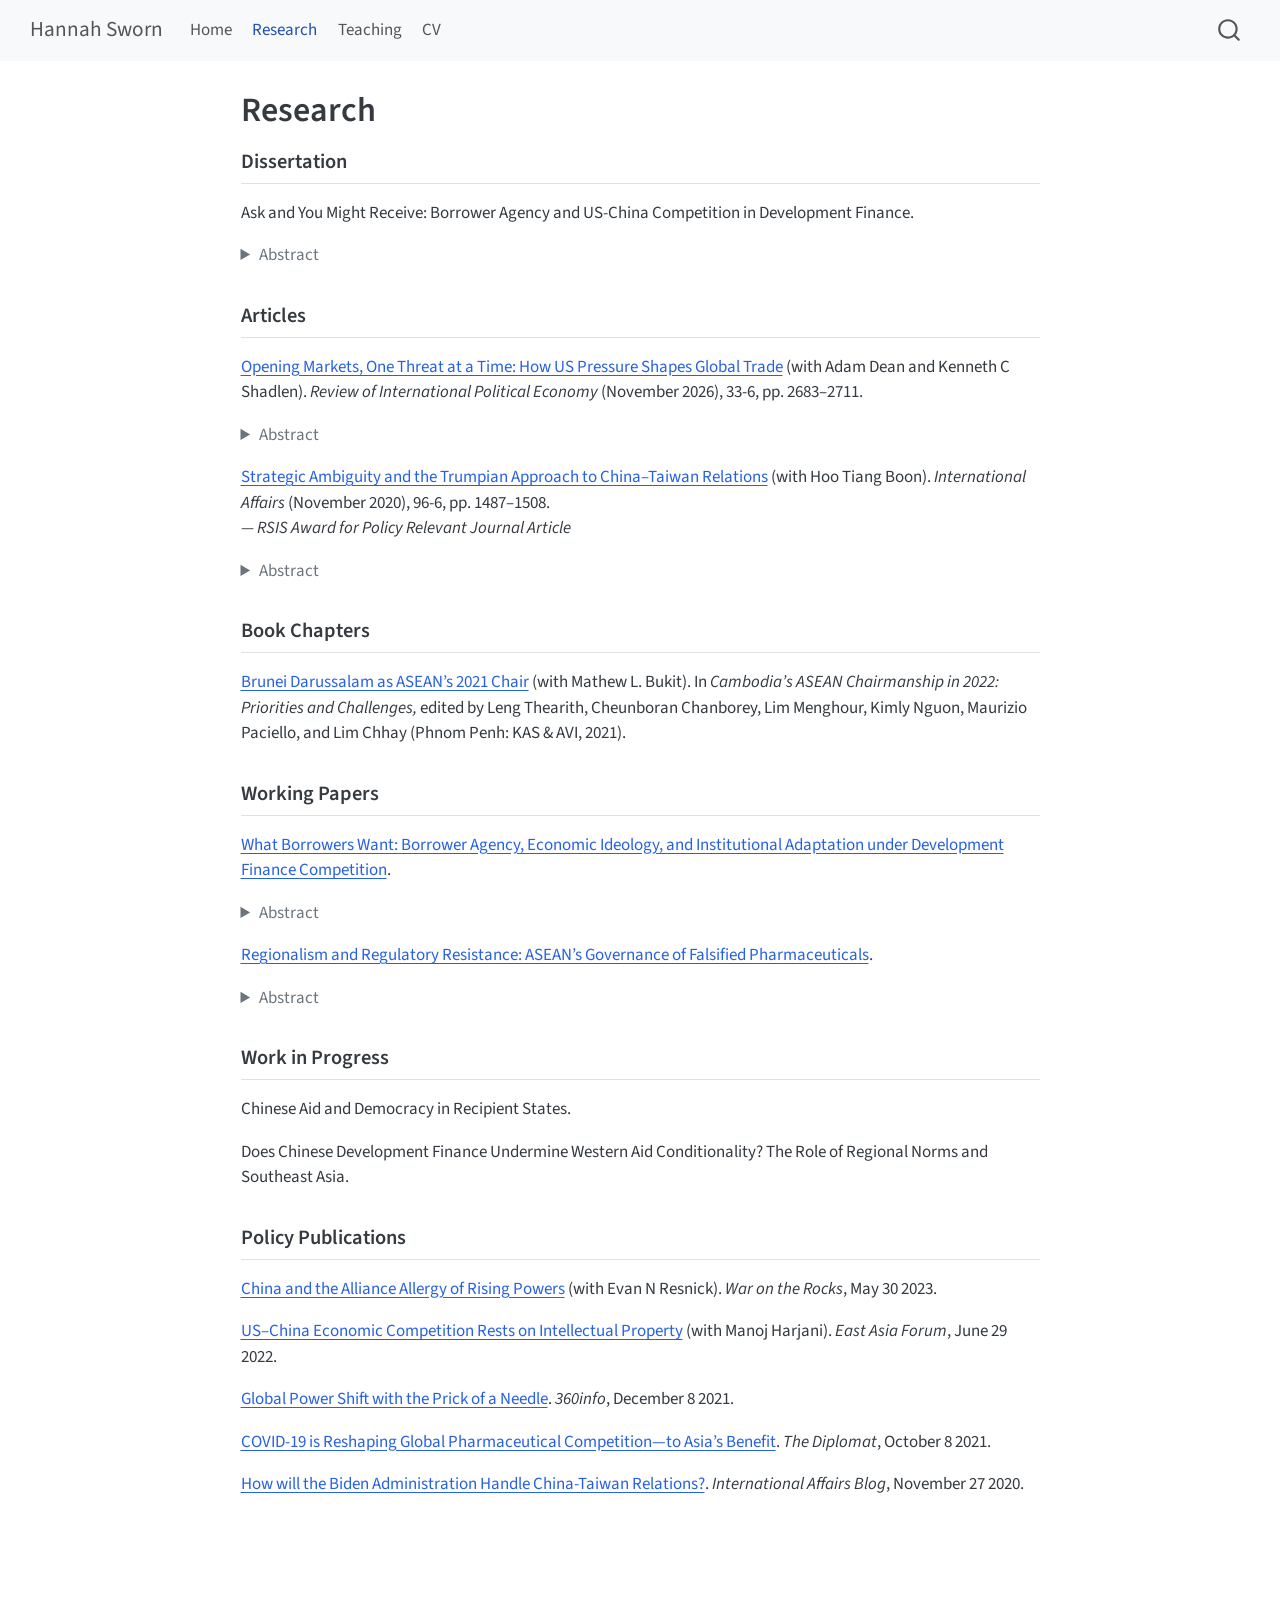
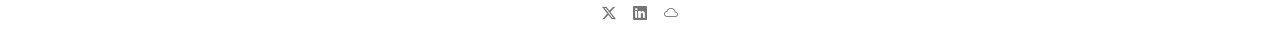
<file: docs/research.html>
<!DOCTYPE html>
<html xmlns="http://www.w3.org/1999/xhtml" lang="en" xml:lang="en"><head>

<meta charset="utf-8">
<meta name="generator" content="quarto-1.9.38">

<meta name="viewport" content="width=device-width, initial-scale=1.0, user-scalable=yes">


<title>Research – Hannah Sworn</title>
<style>
/* Default styles provided by pandoc.
** See https://pandoc.org/MANUAL.html#variables-for-html for config info.
*/
code{white-space: pre-wrap;}
span.smallcaps{font-variant: small-caps;}
div.columns{display: flex; gap: min(4vw, 1.5em);}
div.column{flex: auto; overflow-x: auto;}
div.hanging-indent{margin-left: 1.5em; text-indent: -1.5em;}
ul.task-list{list-style: none;}
ul.task-list li input[type="checkbox"] {
  width: 0.8em;
  margin: 0 0.8em 0.2em -1em; /* quarto-specific, see https://github.com/quarto-dev/quarto-cli/issues/4556 */ 
  vertical-align: middle;
}
</style>


<script src="site_libs/quarto-nav/quarto-nav.js"></script>
<script src="site_libs/quarto-nav/headroom.min.js"></script>
<script src="site_libs/clipboard/clipboard.min.js"></script>
<script src="site_libs/quarto-search/autocomplete.umd.js"></script>
<script src="site_libs/quarto-search/fuse.min.js"></script>
<script src="site_libs/quarto-search/quarto-search.js"></script>
<meta name="quarto:offset" content="./">
<script src="site_libs/quarto-html/quarto.js" type="module"></script>
<script src="site_libs/quarto-html/tabsets/tabsets.js" type="module"></script>
<script src="site_libs/quarto-html/popper.min.js"></script>
<script src="site_libs/quarto-html/tippy.umd.min.js"></script>
<script src="site_libs/quarto-html/anchor.min.js"></script>
<link href="site_libs/quarto-html/tippy.css" rel="stylesheet">
<link href="site_libs/quarto-html/quarto-syntax-highlighting-15634bcf2e68342d4ad2dfa704d543f6.css" rel="stylesheet" id="quarto-text-highlighting-styles">
<script src="site_libs/bootstrap/bootstrap.min.js"></script>
<link href="site_libs/bootstrap/bootstrap-icons.css" rel="stylesheet">
<link href="site_libs/bootstrap/bootstrap-a0f9fd0d421825b736dc1bbcbcba2219.min.css" rel="stylesheet" append-hash="true" id="quarto-bootstrap" data-mode="light">
<script id="quarto-search-options" type="application/json">{
  "location": "navbar",
  "copy-button": false,
  "collapse-after": 3,
  "panel-placement": "end",
  "type": "overlay",
  "limit": 50,
  "keyboard-shortcut": [
    "f",
    "/",
    "s"
  ],
  "show-item-context": false,
  "language": {
    "search-no-results-text": "No results",
    "search-matching-documents-text": "matching documents",
    "search-copy-link-title": "Copy link to search",
    "search-hide-matches-text": "Hide additional matches",
    "search-more-match-text": "more match in this document",
    "search-more-matches-text": "more matches in this document",
    "search-clear-button-title": "Clear",
    "search-text-placeholder": "",
    "search-detached-cancel-button-title": "Cancel",
    "search-submit-button-title": "Submit",
    "search-label": "Search"
  }
}</script>


<link rel="stylesheet" href="styles.css">
</head>

<body class="nav-fixed fullcontent quarto-light">

<div id="quarto-search-results"></div>
  <header id="quarto-header" class="headroom fixed-top">
    <nav class="navbar navbar-expand-lg " data-bs-theme="dark">
      <div class="navbar-container container-fluid">
      <div class="navbar-brand-container mx-auto">
    <a class="navbar-brand" href="./index.html">
    <span class="navbar-title">Hannah Sworn</span>
    </a>
  </div>
            <div id="quarto-search" class="" title="Search"></div>
          <button class="navbar-toggler" type="button" data-bs-toggle="collapse" data-bs-target="#navbarCollapse" aria-controls="navbarCollapse" role="menu" aria-expanded="false" aria-label="Toggle navigation" onclick="if (window.quartoToggleHeadroom) { window.quartoToggleHeadroom(); }">
  <span class="navbar-toggler-icon"></span>
</button>
          <div class="collapse navbar-collapse" id="navbarCollapse">
            <ul class="navbar-nav navbar-nav-scroll me-auto">
  <li class="nav-item">
    <a class="nav-link" href="./index.html"> 
<span class="menu-text">Home</span></a>
  </li>  
  <li class="nav-item">
    <a class="nav-link active" href="./research.html" aria-current="page"> 
<span class="menu-text">Research</span></a>
  </li>  
  <li class="nav-item">
    <a class="nav-link" href="./teaching.html"> 
<span class="menu-text">Teaching</span></a>
  </li>  
  <li class="nav-item">
    <a class="nav-link" href="./cv.html"> 
<span class="menu-text">CV</span></a>
  </li>  
</ul>
          </div> <!-- /navcollapse -->
            <div class="quarto-navbar-tools">
</div>
      </div> <!-- /container-fluid -->
    </nav>
</header>
<!-- content -->
<div id="quarto-content" class="quarto-container page-columns page-rows-contents page-layout-article page-navbar">
<!-- sidebar -->
<!-- margin-sidebar -->
    
<!-- main -->
<main class="content" id="quarto-document-content">

<header id="title-block-header" class="quarto-title-block default">
<div class="quarto-title">
<h1 class="title">Research</h1>
</div>



<div class="quarto-title-meta">

    
  
    
  </div>
  


</header>


<section id="dissertation" class="level2">
<h2 class="anchored" data-anchor-id="dissertation">Dissertation</h2>
<p>Ask and You Might Receive: Borrower Agency and US-China Competition in Development Finance.</p>
<details>
<summary>
Abstract
</summary>
<p>How do international institutions adapt during periods of great power competition? The rise of Chinese official development finance has challenged the dominance of US-backed Western multilateral development banks (MDBs) such as the World Bank. Once a staunch advocate of market-opening reforms, the World Bank cut liberalization from 59 to 9 percent of its conditionality between 1990 and 2016, with governance and legal codification expanding in its place. Neither great power interests nor organizational concerns explain this: the US has continued to press for a free-market system, China’s influence in these institutions remains limited, and organizational accounts predict broad rather than issue-specific change. These perspectives overlook how competition itself gives borrowers leverage. Drawing on Cold War history, I argue that a rising power provides borrowers with a credible reversion point in negotiations with Western MDBs. Economic ideology determines which states bargain. State-capitalist governments, whose models MDBs target through conditionality, push for fewer market-opening conditions and larger loans. Free-market governments do not bargain, as they are already aligned with MDB prescriptions. Resource-constrained MDBs respond based on the interests of their five largest ‘G5’ shareholders, conceding on loan size and conditionality for state-capitalist partners of G5 states and conditionality alone for other state-capitalist borrowers. I test the predictions of my theory with panel methods and an original index of economic ideology covering 163 countries from 1990 to 2023. I find that MDBs cut trade liberalization and privatization conditions for state-capitalist borrowers with Chinese finance rather than increasing loan size, while raising governance and legal codification requirements. I then process trace four Southeast Asian case studies spanning each combination of economic ideology and G5 alignment (Indonesia, Thailand, the Philippines, and Cambodia), using over 50 elite interviews collected across five months of fieldwork. This study speaks to debates on institutional change amidst great power competition and the drivers of international economic order.</p>
</details>
</section>
<section id="articles" class="level2">
<h2 class="anchored" data-anchor-id="articles">Articles</h2>
<p><a href="https://doi.org/10.1080/09692290.2026.2689578">Opening Markets, One Threat at a Time: How US Pressure Shapes Global Trade</a> (with Adam Dean and Kenneth C Shadlen). <em>Review of International Political Economy</em> (November 2026), 33-6, pp.&nbsp;2683–2711.</p>
<details>
<summary>
Abstract
</summary>
<p>Since the 1980s, the United States has unilaterally pressured many developing countries to open their markets to American exports. Despite such pressure coinciding with trade liberalization around the world, prior research largely concludes that US pressure was ineffective. This paper challenges this conventional wisdom by mitigating selection bias in previous studies, which focused on late-stage forms of pressure such as Section 301 investigations and sanctions. In contrast, this paper estimates the effect of US pressure starting at an earlier stage: inclusion in the US’ National Trade Estimate (NTE) Report. Using a staggered difference-in-differences design with data on 157 developing countries from 1980 through 2020, we find that US pressure significantly increased imports from the US, with targeted countries increasing imports by 26.6% more than non-targeted countries after five years. We also find evidence that US pressure is especially effective on countries with high levels of trade dependence on the US. We supplement these quantitative results with qualitative evidence from US efforts to open cigarette markets abroad, demonstrating the effectiveness of US pressure associated with the NTE. The research provides important insights for understanding the exploitation of power asymmetries to enact policy change, an increasingly prominent feature of the contemporary global political economy.</p>
</details>
<p><a href="https://doi.org/10.1093/ia/iiaa160">Strategic Ambiguity and the Trumpian Approach to China–Taiwan Relations</a> (with Hoo Tiang Boon). <em>International Affairs</em> (November 2020), 96-6, pp.&nbsp;1487–1508.<br> <em>— RSIS Award for Policy Relevant Journal Article</em></p>
<details>
<summary>
Abstract
</summary>
<p>The notion of strategic ambiguity has long guided the United States’ engagement in cross-strait relations, requiring that Washington is intentionally unclear about whether and how it would intervene in a China–Taiwan conflict in order to preserve a balance of assurance and deterrence for both sides. This article unpacks the US approach to strategic ambiguity under Trump. Adopting a neo-classical realist perspective, it argues that domestic and individual level drivers—in particular, US populism, Congress and the foreign policy establishment, and Trump’s transactional and personalized approach to foreign policy—have interacted with the shifting US–China balance of power to produce a different mode of American strategic ambiguity in the Taiwan Strait. A common view is that as a function of the growing US–China power competition, the US has largely leaned towards Taiwan in recent years. Our analysis revises this assessment by revealing a form of strategic ambiguity under Trump that, despite appearing to upset the balance of ambiguity in favour of Taiwan—paradoxically and probably unintentionally—maintains assurances and warnings for both China and Taiwan. Yet, while Trump has arguably preserved the overall balance of strategic ambiguity, he has introduced greater volatility into cross-strait relations.</p>
</details>
</section>
<section id="book-chapters" class="level2">
<h2 class="anchored" data-anchor-id="book-chapters">Book Chapters</h2>
<p><a href="https://www.kas.de/documents/264850/15647932/Chapter+2.pdf/9c1ebe58-3ae2-9d4f-0343-33ec1b0cdb4a?version=1.4&amp;t=1639741932801">Brunei Darussalam as ASEAN’s 2021 Chair</a> (with Mathew L. Bukit). In <em>Cambodia’s ASEAN Chairmanship in 2022: Priorities and Challenges,</em> edited by Leng Thearith, Cheunboran Chanborey, Lim Menghour, Kimly Nguon, Maurizio Paciello, and Lim Chhay (Phnom Penh: KAS &amp; AVI, 2021).</p>
</section>
<section id="working-papers" class="level2">
<h2 class="anchored" data-anchor-id="working-papers">Working Papers</h2>
<p><a href="papers/Sworn_What_Borrowers_Want.pdf">What Borrowers Want: Borrower Agency, Economic Ideology, and Institutional Adaptation under Development Finance Competition</a>.</p>
<details>
<summary>
Abstract
</summary>
<p>How do international institutions adapt during periods of great power competition? The rise of Chinese official development finance has challenged the dominance of US-backed economic institutions, including Western multilateral development banks (MDBs) such as the World Bank. Existing studies emphasize how MDBs respond to competition based on US interests or organizational concerns. Yet, competition creates opportunities for borrowing countries to exercise agency and influence institutional change. Drawing on Cold War history, I theorize that borrowers leverage competition based on their economic ideology about state versus market control over capital. State-capitalist borrowers use Chinese finance to negotiate larger loans and less conditionality from Western MDBs in key areas, whilst free-market borrowers embrace conditionality and avoid larger public debt. Using two-way fixed effects models and a novel economic ideology index, I find that MDBs do not increase funding for state-capitalist borrowers. Instead, they alter the composition of conditions, reducing trade liberalization as well as financial and privatization reforms that constrain state intervention while increasing legal codification reforms to manage the risks of these adjustments. By offering a borrower-centered account of institutional change in development finance, this study sheds light on institutional elasticity and the drivers of international economic order during great power competition.</p>
</details>
<p><a href="papers/Sworn_Regionalism_and_Regulatory_Resistance.pdf">Regionalism and Regulatory Resistance: ASEAN’s Governance of Falsified Pharmaceuticals</a>.</p>
<details>
<summary>
Abstract
</summary>
<p>Under what conditions can developing countries resist adopting costly economic policies advanced by great powers? Existing work assumes great powers prevail in regulatory conflicts with smaller states, overlooking cases of resistance. I propose a theory of regulatory resistance, arguing that norms allow regional intergovernmental organizations of developing countries to engage in regulatory behavior that conflicts with great powers. Strong regional norms moderate differences and sustain regulatory coordination among members, facilitating collective resistance in ways individual members could not. The structure of great power relations then determines the form of resistance: passive non-adoption of regulations when great powers hold a united regulatory position or active pursuit of alternative regulations when they are divided. Using primary documents, I process trace the Association of Southeast Asian Nations’ (ASEAN) regulation of falsified pharmaceuticals from 2004 to 2022. ASEAN passively resisted united US-EU pressure to regulate falsified pharmaceuticals as a counterfeiting rather than public health issue, upholding its flexible intellectual property norm. From 2018, ASEAN shifted to active resistance by introducing health-centered regulations as China’s rise and US-EU fractures divided the great powers. This paper challenges dominant views of economic order shaped primarily by great powers and highlights the importance of political inaction in international politics.</p>
</details>
</section>
<section id="work-in-progress" class="level2">
<h2 class="anchored" data-anchor-id="work-in-progress">Work in Progress</h2>
<p>Chinese Aid and Democracy in Recipient States.</p>
<p>Does Chinese Development Finance Undermine Western Aid Conditionality? The Role of Regional Norms and Southeast Asia.</p>
</section>
<section id="policy-publications" class="level2">
<h2 class="anchored" data-anchor-id="policy-publications">Policy Publications</h2>
<p><a href="https://warontherocks.com/2023/05/china-and-the-alliance-allergy-of-rising-powers/">China and the Alliance Allergy of Rising Powers</a> (with Evan N Resnick). <em>War on the Rocks</em>, May 30 2023.</p>
<p><a href="https://www.eastasiaforum.org/2022/06/29/us-china-economic-competition-rests-on-intellectual-property/">US–China Economic Competition Rests on Intellectual Property</a> (with Manoj Harjani). <em>East Asia Forum</em>, June 29 2022.</p>
<p><a href="https://newshub.360info.org/wire?item=143f716c-e695-461c-a39e-e6f895f6d8b2">Global Power Shift with the Prick of a Needle</a>. <em>360info</em>, December 8 2021.</p>
<p><a href="https://thediplomat.com/2021/10/covid-19-is-reshaping-global-pharmaceutical-competition-to-asias-benefit/">COVID-19 is Reshaping Global Pharmaceutical Competition—to Asia’s Benefit</a>. <em>The Diplomat</em>, October 8 2021.</p>
<p><a href="https://medium.com/international-affairs-blog/how-will-the-biden-administration-handle-china-taiwan-relations-fe03c407ce8c">How will the Biden Administration Handle China-Taiwan Relations?</a>. <em>International Affairs Blog</em>, November 27 2020.</p>


</section>

</main> <!-- /main -->
<script id="quarto-html-after-body" type="application/javascript">
  window.document.addEventListener("DOMContentLoaded", function (event) {
    const icon = "";
    const anchorJS = new window.AnchorJS();
    anchorJS.options = {
      placement: 'right',
      icon: icon
    };
    anchorJS.add('.anchored');
    const isCodeAnnotation = (el) => {
      for (const clz of el.classList) {
        if (clz.startsWith('code-annotation-')) {                     
          return true;
        }
      }
      return false;
    }
    const onCopySuccess = function(e) {
      // button target
      const button = e.trigger;
      // don't keep focus
      button.blur();
      // flash "checked"
      button.classList.add('code-copy-button-checked');
      var currentTitle = button.getAttribute("title");
      button.setAttribute("title", "Copied!");
      let tooltip;
      if (window.bootstrap) {
        button.setAttribute("data-bs-toggle", "tooltip");
        button.setAttribute("data-bs-placement", "left");
        button.setAttribute("data-bs-title", "Copied!");
        tooltip = new bootstrap.Tooltip(button, 
          { trigger: "manual", 
            customClass: "code-copy-button-tooltip",
            offset: [0, -8]});
        tooltip.show();    
      }
      setTimeout(function() {
        if (tooltip) {
          tooltip.hide();
          button.removeAttribute("data-bs-title");
          button.removeAttribute("data-bs-toggle");
          button.removeAttribute("data-bs-placement");
        }
        button.setAttribute("title", currentTitle);
        button.classList.remove('code-copy-button-checked');
      }, 1000);
      // clear code selection
      e.clearSelection();
    }
    const getTextToCopy = function(trigger) {
      const outerScaffold = trigger.parentElement.cloneNode(true);
      const codeEl = outerScaffold.querySelector('code');
      for (const childEl of codeEl.children) {
        if (isCodeAnnotation(childEl)) {
          childEl.remove();
        }
      }
      return codeEl.innerText;
    }
    const clipboard = new window.ClipboardJS('.code-copy-button:not([data-in-quarto-modal])', {
      text: getTextToCopy
    });
    clipboard.on('success', onCopySuccess);
    if (window.document.getElementById('quarto-embedded-source-code-modal')) {
      const clipboardModal = new window.ClipboardJS('.code-copy-button[data-in-quarto-modal]', {
        text: getTextToCopy,
        container: window.document.getElementById('quarto-embedded-source-code-modal')
      });
      clipboardModal.on('success', onCopySuccess);
    }
      var localhostRegex = new RegExp(/^(?:http|https):\/\/localhost\:?[0-9]*\//);
      var mailtoRegex = new RegExp(/^mailto:/);
        var filterRegex = new RegExp('/' + window.location.host + '/');
      var isInternal = (href) => {
          return filterRegex.test(href) || localhostRegex.test(href) || mailtoRegex.test(href);
      }
      // Inspect non-navigation links and adorn them if external
     var links = window.document.querySelectorAll('a[href]:not(.nav-link):not(.navbar-brand):not(.toc-action):not(.sidebar-link):not(.sidebar-item-toggle):not(.pagination-link):not(.no-external):not([aria-hidden]):not(.dropdown-item):not(.quarto-navigation-tool):not(.about-link)');
      for (var i=0; i<links.length; i++) {
        const link = links[i];
        if (!isInternal(link.href)) {
          // undo the damage that might have been done by quarto-nav.js in the case of
          // links that we want to consider external
          if (link.dataset.originalHref !== undefined) {
            link.href = link.dataset.originalHref;
          }
        }
      }
    function tippyHover(el, contentFn, onTriggerFn, onUntriggerFn) {
      const config = {
        allowHTML: true,
        maxWidth: 500,
        delay: 100,
        arrow: false,
        appendTo: function(el) {
            return el.parentElement;
        },
        interactive: true,
        interactiveBorder: 10,
        theme: 'quarto',
        placement: 'bottom-start',
      };
      if (contentFn) {
        config.content = contentFn;
      }
      if (onTriggerFn) {
        config.onTrigger = onTriggerFn;
      }
      if (onUntriggerFn) {
        config.onUntrigger = onUntriggerFn;
      }
      window.tippy(el, config); 
    }
    const noterefs = window.document.querySelectorAll('a[role="doc-noteref"]');
    for (var i=0; i<noterefs.length; i++) {
      const ref = noterefs[i];
      tippyHover(ref, function() {
        // use id or data attribute instead here
        let href = ref.getAttribute('data-footnote-href') || ref.getAttribute('href');
        try { href = new URL(href).hash; } catch {}
        const id = href.replace(/^#\/?/, "");
        const note = window.document.getElementById(id);
        if (note) {
          return note.innerHTML;
        } else {
          return "";
        }
      });
    }
    const xrefs = window.document.querySelectorAll('a.quarto-xref');
    const processXRef = (id, note) => {
      // Strip column container classes
      const stripColumnClz = (el) => {
        el.classList.remove("page-full", "page-columns");
        if (el.children) {
          for (const child of el.children) {
            stripColumnClz(child);
          }
        }
      }
      stripColumnClz(note)
      if (id === null || id.startsWith('sec-')) {
        // Special case sections, only their first couple elements
        const container = document.createElement("div");
        if (note.children && note.children.length > 2) {
          container.appendChild(note.children[0].cloneNode(true));
          for (let i = 1; i < note.children.length; i++) {
            const child = note.children[i];
            if (child.tagName === "P" && child.innerText === "") {
              continue;
            } else {
              container.appendChild(child.cloneNode(true));
              break;
            }
          }
          if (window.Quarto?.typesetMath) {
            window.Quarto.typesetMath(container);
          }
          return container.innerHTML
        } else {
          if (window.Quarto?.typesetMath) {
            window.Quarto.typesetMath(note);
          }
          return note.innerHTML;
        }
      } else {
        // Remove any anchor links if they are present
        const anchorLink = note.querySelector('a.anchorjs-link');
        if (anchorLink) {
          anchorLink.remove();
        }
        if (window.Quarto?.typesetMath) {
          window.Quarto.typesetMath(note);
        }
        if (note.classList.contains("callout")) {
          return note.outerHTML;
        } else {
          return note.innerHTML;
        }
      }
    }
    for (var i=0; i<xrefs.length; i++) {
      const xref = xrefs[i];
      tippyHover(xref, undefined, function(instance) {
        instance.disable();
        let url = xref.getAttribute('href');
        let hash = undefined; 
        if (url.startsWith('#')) {
          hash = url;
        } else {
          try { hash = new URL(url).hash; } catch {}
        }
        if (hash) {
          const id = hash.replace(/^#\/?/, "");
          const note = window.document.getElementById(id);
          if (note !== null) {
            try {
              const html = processXRef(id, note.cloneNode(true));
              instance.setContent(html);
            } finally {
              instance.enable();
              instance.show();
            }
          } else {
            // See if we can fetch this
            fetch(url.split('#')[0])
            .then(res => res.text())
            .then(html => {
              const parser = new DOMParser();
              const htmlDoc = parser.parseFromString(html, "text/html");
              const note = htmlDoc.getElementById(id);
              if (note !== null) {
                const html = processXRef(id, note);
                instance.setContent(html);
              } 
            }).finally(() => {
              instance.enable();
              instance.show();
            });
          }
        } else {
          // See if we can fetch a full url (with no hash to target)
          // This is a special case and we should probably do some content thinning / targeting
          fetch(url)
          .then(res => res.text())
          .then(html => {
            const parser = new DOMParser();
            const htmlDoc = parser.parseFromString(html, "text/html");
            const note = htmlDoc.querySelector('main.content');
            if (note !== null) {
              // This should only happen for chapter cross references
              // (since there is no id in the URL)
              // remove the first header
              if (note.children.length > 0 && note.children[0].tagName === "HEADER") {
                note.children[0].remove();
              }
              const html = processXRef(null, note);
              instance.setContent(html);
            } 
          }).finally(() => {
            instance.enable();
            instance.show();
          });
        }
      }, function(instance) {
      });
    }
        let selectedAnnoteEl;
        const selectorForAnnotation = ( cell, annotation) => {
          let cellAttr = 'data-code-cell="' + cell + '"';
          let lineAttr = 'data-code-annotation="' +  annotation + '"';
          const selector = 'span[' + cellAttr + '][' + lineAttr + ']';
          return selector;
        }
        const selectCodeLines = (annoteEl) => {
          const doc = window.document;
          const targetCell = annoteEl.getAttribute("data-target-cell");
          const targetAnnotation = annoteEl.getAttribute("data-target-annotation");
          const annoteSpan = window.document.querySelector(selectorForAnnotation(targetCell, targetAnnotation));
          const lines = annoteSpan.getAttribute("data-code-lines").split(",");
          const lineIds = lines.map((line) => {
            return targetCell + "-" + line;
          })
          let top = null;
          let height = null;
          let parent = null;
          if (lineIds.length > 0) {
              //compute the position of the single el (top and bottom and make a div)
              const el = window.document.getElementById(lineIds[0]);
              top = el.offsetTop;
              height = el.offsetHeight;
              parent = el.parentElement.parentElement;
            if (lineIds.length > 1) {
              const lastEl = window.document.getElementById(lineIds[lineIds.length - 1]);
              const bottom = lastEl.offsetTop + lastEl.offsetHeight;
              height = bottom - top;
            }
            if (top !== null && height !== null && parent !== null) {
              // cook up a div (if necessary) and position it 
              let div = window.document.getElementById("code-annotation-line-highlight");
              if (div === null) {
                div = window.document.createElement("div");
                div.setAttribute("id", "code-annotation-line-highlight");
                div.style.position = 'absolute';
                parent.appendChild(div);
              }
              div.style.top = top - 2 + "px";
              div.style.height = height + 4 + "px";
              div.style.left = 0;
              let gutterDiv = window.document.getElementById("code-annotation-line-highlight-gutter");
              if (gutterDiv === null) {
                gutterDiv = window.document.createElement("div");
                gutterDiv.setAttribute("id", "code-annotation-line-highlight-gutter");
                gutterDiv.style.position = 'absolute';
                const codeCell = window.document.getElementById(targetCell);
                const gutter = codeCell.querySelector('.code-annotation-gutter');
                gutter.appendChild(gutterDiv);
              }
              gutterDiv.style.top = top - 2 + "px";
              gutterDiv.style.height = height + 4 + "px";
            }
            selectedAnnoteEl = annoteEl;
          }
        };
        const unselectCodeLines = () => {
          const elementsIds = ["code-annotation-line-highlight", "code-annotation-line-highlight-gutter"];
          elementsIds.forEach((elId) => {
            const div = window.document.getElementById(elId);
            if (div) {
              div.remove();
            }
          });
          selectedAnnoteEl = undefined;
        };
          // Handle positioning of the toggle
      window.addEventListener(
        "resize",
        throttle(() => {
          elRect = undefined;
          if (selectedAnnoteEl) {
            selectCodeLines(selectedAnnoteEl);
          }
        }, 10)
      );
      function throttle(fn, ms) {
      let throttle = false;
      let timer;
        return (...args) => {
          if(!throttle) { // first call gets through
              fn.apply(this, args);
              throttle = true;
          } else { // all the others get throttled
              if(timer) clearTimeout(timer); // cancel #2
              timer = setTimeout(() => {
                fn.apply(this, args);
                timer = throttle = false;
              }, ms);
          }
        };
      }
        // Attach click handler to the DT
        const annoteDls = window.document.querySelectorAll('dt[data-target-cell]');
        for (const annoteDlNode of annoteDls) {
          annoteDlNode.addEventListener('click', (event) => {
            const clickedEl = event.target;
            if (clickedEl !== selectedAnnoteEl) {
              unselectCodeLines();
              const activeEl = window.document.querySelector('dt[data-target-cell].code-annotation-active');
              if (activeEl) {
                activeEl.classList.remove('code-annotation-active');
              }
              selectCodeLines(clickedEl);
              clickedEl.classList.add('code-annotation-active');
            } else {
              // Unselect the line
              unselectCodeLines();
              clickedEl.classList.remove('code-annotation-active');
            }
          });
        }
    const findCites = (el) => {
      const parentEl = el.parentElement;
      if (parentEl) {
        const cites = parentEl.dataset.cites;
        if (cites) {
          return {
            el,
            cites: cites.split(' ')
          };
        } else {
          return findCites(el.parentElement)
        }
      } else {
        return undefined;
      }
    };
    var bibliorefs = window.document.querySelectorAll('a[role="doc-biblioref"]');
    for (var i=0; i<bibliorefs.length; i++) {
      const ref = bibliorefs[i];
      const citeInfo = findCites(ref);
      if (citeInfo) {
        tippyHover(citeInfo.el, function() {
          var popup = window.document.createElement('div');
          citeInfo.cites.forEach(function(cite) {
            var citeDiv = window.document.createElement('div');
            citeDiv.classList.add('hanging-indent');
            citeDiv.classList.add('csl-entry');
            var biblioDiv = window.document.getElementById('ref-' + cite);
            if (biblioDiv) {
              citeDiv.innerHTML = biblioDiv.innerHTML;
            }
            popup.appendChild(citeDiv);
          });
          return popup.innerHTML;
        });
      }
    }
  });
  </script>
</div> <!-- /content -->
<footer class="footer">
  <div class="nav-footer">
    <div class="nav-footer-left">
      &nbsp;
    </div>   
    <div class="nav-footer-center">
      <ul class="footer-items list-unstyled">
    <li class="nav-item compact">
    <a class="nav-link" href="https://twitter.com/HannahSworn">
      <i class="bi bi-twitter-x" role="img" aria-label="Twitter/X">
</i> 
    </a>
  </li>  
    <li class="nav-item compact">
    <a class="nav-link" href="https://www.linkedin.com/in/hannahelysesworn/">
      <i class="bi bi-linkedin" role="img" aria-label="LinkedIn">
</i> 
    </a>
  </li>  
    <li class="nav-item compact">
    <a class="nav-link" href="https://bsky.app/profile/hannahsworn.bsky.social">
      <i class="bi bi-cloud" role="img" aria-label="Bluesky">
</i> 
    </a>
  </li>  
</ul>
    </div>
    <div class="nav-footer-right">
      &nbsp;
    </div>
  </div>
</footer>




</body></html>
</file>
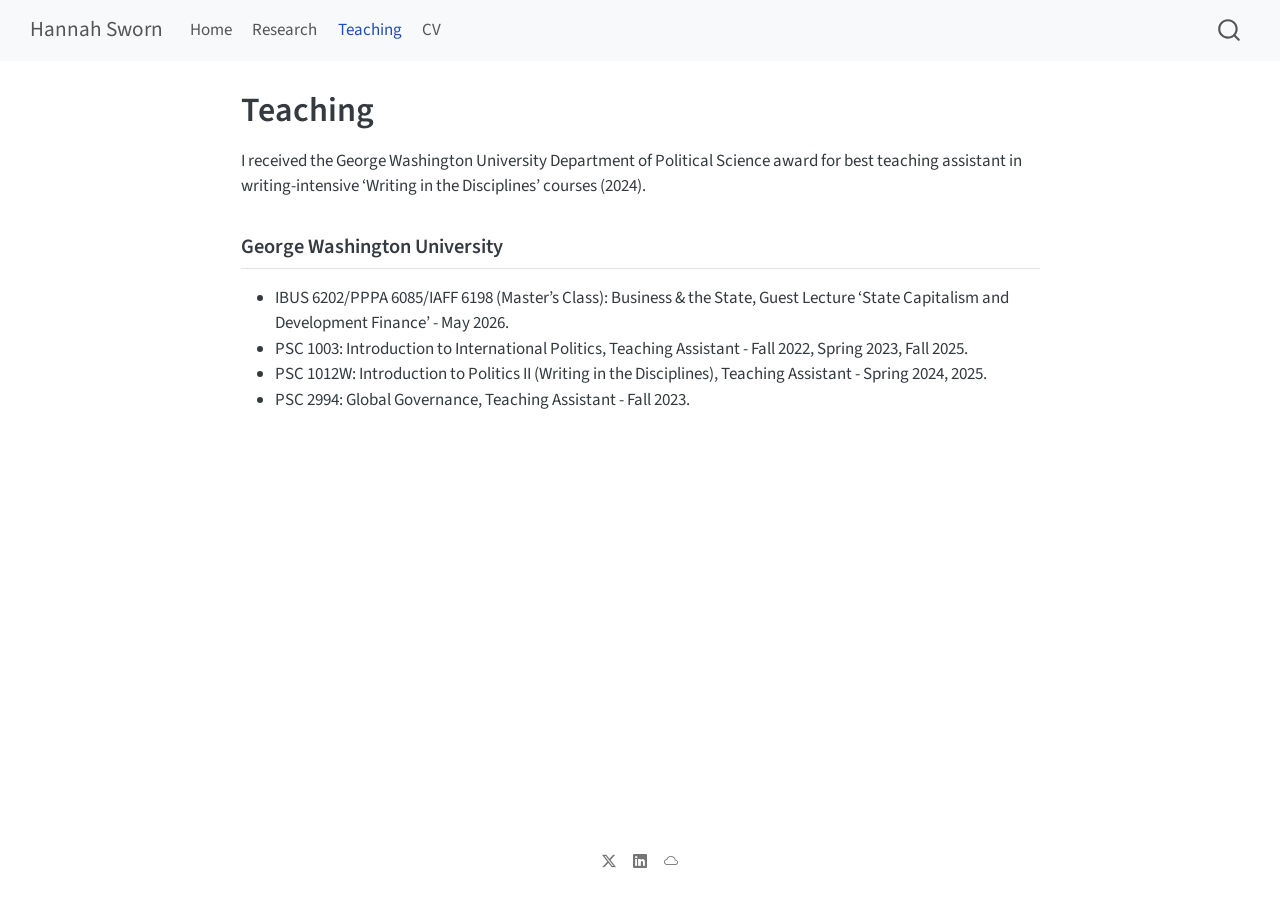
<file: docs/teaching.html>
<!DOCTYPE html>
<html xmlns="http://www.w3.org/1999/xhtml" lang="en" xml:lang="en"><head>

<meta charset="utf-8">
<meta name="generator" content="quarto-1.9.38">

<meta name="viewport" content="width=device-width, initial-scale=1.0, user-scalable=yes">


<title>Teaching – Hannah Sworn</title>
<style>
/* Default styles provided by pandoc.
** See https://pandoc.org/MANUAL.html#variables-for-html for config info.
*/
code{white-space: pre-wrap;}
span.smallcaps{font-variant: small-caps;}
div.columns{display: flex; gap: min(4vw, 1.5em);}
div.column{flex: auto; overflow-x: auto;}
div.hanging-indent{margin-left: 1.5em; text-indent: -1.5em;}
ul.task-list{list-style: none;}
ul.task-list li input[type="checkbox"] {
  width: 0.8em;
  margin: 0 0.8em 0.2em -1em; /* quarto-specific, see https://github.com/quarto-dev/quarto-cli/issues/4556 */ 
  vertical-align: middle;
}
</style>


<script src="site_libs/quarto-nav/quarto-nav.js"></script>
<script src="site_libs/quarto-nav/headroom.min.js"></script>
<script src="site_libs/clipboard/clipboard.min.js"></script>
<script src="site_libs/quarto-search/autocomplete.umd.js"></script>
<script src="site_libs/quarto-search/fuse.min.js"></script>
<script src="site_libs/quarto-search/quarto-search.js"></script>
<meta name="quarto:offset" content="./">
<script src="site_libs/quarto-html/quarto.js" type="module"></script>
<script src="site_libs/quarto-html/tabsets/tabsets.js" type="module"></script>
<script src="site_libs/quarto-html/popper.min.js"></script>
<script src="site_libs/quarto-html/tippy.umd.min.js"></script>
<script src="site_libs/quarto-html/anchor.min.js"></script>
<link href="site_libs/quarto-html/tippy.css" rel="stylesheet">
<link href="site_libs/quarto-html/quarto-syntax-highlighting-15634bcf2e68342d4ad2dfa704d543f6.css" rel="stylesheet" id="quarto-text-highlighting-styles">
<script src="site_libs/bootstrap/bootstrap.min.js"></script>
<link href="site_libs/bootstrap/bootstrap-icons.css" rel="stylesheet">
<link href="site_libs/bootstrap/bootstrap-a0f9fd0d421825b736dc1bbcbcba2219.min.css" rel="stylesheet" append-hash="true" id="quarto-bootstrap" data-mode="light">
<script id="quarto-search-options" type="application/json">{
  "location": "navbar",
  "copy-button": false,
  "collapse-after": 3,
  "panel-placement": "end",
  "type": "overlay",
  "limit": 50,
  "keyboard-shortcut": [
    "f",
    "/",
    "s"
  ],
  "show-item-context": false,
  "language": {
    "search-no-results-text": "No results",
    "search-matching-documents-text": "matching documents",
    "search-copy-link-title": "Copy link to search",
    "search-hide-matches-text": "Hide additional matches",
    "search-more-match-text": "more match in this document",
    "search-more-matches-text": "more matches in this document",
    "search-clear-button-title": "Clear",
    "search-text-placeholder": "",
    "search-detached-cancel-button-title": "Cancel",
    "search-submit-button-title": "Submit",
    "search-label": "Search"
  }
}</script>


<link rel="stylesheet" href="styles.css">
</head>

<body class="nav-fixed fullcontent quarto-light">

<div id="quarto-search-results"></div>
  <header id="quarto-header" class="headroom fixed-top">
    <nav class="navbar navbar-expand-lg " data-bs-theme="dark">
      <div class="navbar-container container-fluid">
      <div class="navbar-brand-container mx-auto">
    <a class="navbar-brand" href="./index.html">
    <span class="navbar-title">Hannah Sworn</span>
    </a>
  </div>
            <div id="quarto-search" class="" title="Search"></div>
          <button class="navbar-toggler" type="button" data-bs-toggle="collapse" data-bs-target="#navbarCollapse" aria-controls="navbarCollapse" role="menu" aria-expanded="false" aria-label="Toggle navigation" onclick="if (window.quartoToggleHeadroom) { window.quartoToggleHeadroom(); }">
  <span class="navbar-toggler-icon"></span>
</button>
          <div class="collapse navbar-collapse" id="navbarCollapse">
            <ul class="navbar-nav navbar-nav-scroll me-auto">
  <li class="nav-item">
    <a class="nav-link" href="./index.html"> 
<span class="menu-text">Home</span></a>
  </li>  
  <li class="nav-item">
    <a class="nav-link" href="./research.html"> 
<span class="menu-text">Research</span></a>
  </li>  
  <li class="nav-item">
    <a class="nav-link active" href="./teaching.html" aria-current="page"> 
<span class="menu-text">Teaching</span></a>
  </li>  
  <li class="nav-item">
    <a class="nav-link" href="./cv.html"> 
<span class="menu-text">CV</span></a>
  </li>  
</ul>
          </div> <!-- /navcollapse -->
            <div class="quarto-navbar-tools">
</div>
      </div> <!-- /container-fluid -->
    </nav>
</header>
<!-- content -->
<div id="quarto-content" class="quarto-container page-columns page-rows-contents page-layout-article page-navbar">
<!-- sidebar -->
<!-- margin-sidebar -->
    
<!-- main -->
<main class="content" id="quarto-document-content">

<header id="title-block-header" class="quarto-title-block default">
<div class="quarto-title">
<h1 class="title">Teaching</h1>
</div>



<div class="quarto-title-meta">

    
  
    
  </div>
  


</header>


<p>I received the George Washington University Department of Political Science award for best teaching assistant in writing-intensive ‘Writing in the Disciplines’ courses (2024).</p>
<section id="george-washington-university" class="level2">
<h2 class="anchored" data-anchor-id="george-washington-university">George Washington University</h2>
<ul>
<li>IBUS 6202/PPPA 6085/IAFF 6198 (Master’s Class): Business &amp; the State, Guest Lecture ‘State Capitalism and Development Finance’ - May 2026.</li>
<li>PSC 1003: Introduction to International Politics, Teaching Assistant - Fall 2022, Spring 2023, Fall 2025.</li>
<li>PSC 1012W: Introduction to Politics II (Writing in the Disciplines), Teaching Assistant - Spring 2024, 2025.</li>
<li>PSC 2994: Global Governance, Teaching Assistant - Fall 2023.</li>
</ul>


</section>

</main> <!-- /main -->
<script id="quarto-html-after-body" type="application/javascript">
  window.document.addEventListener("DOMContentLoaded", function (event) {
    const icon = "";
    const anchorJS = new window.AnchorJS();
    anchorJS.options = {
      placement: 'right',
      icon: icon
    };
    anchorJS.add('.anchored');
    const isCodeAnnotation = (el) => {
      for (const clz of el.classList) {
        if (clz.startsWith('code-annotation-')) {                     
          return true;
        }
      }
      return false;
    }
    const onCopySuccess = function(e) {
      // button target
      const button = e.trigger;
      // don't keep focus
      button.blur();
      // flash "checked"
      button.classList.add('code-copy-button-checked');
      var currentTitle = button.getAttribute("title");
      button.setAttribute("title", "Copied!");
      let tooltip;
      if (window.bootstrap) {
        button.setAttribute("data-bs-toggle", "tooltip");
        button.setAttribute("data-bs-placement", "left");
        button.setAttribute("data-bs-title", "Copied!");
        tooltip = new bootstrap.Tooltip(button, 
          { trigger: "manual", 
            customClass: "code-copy-button-tooltip",
            offset: [0, -8]});
        tooltip.show();    
      }
      setTimeout(function() {
        if (tooltip) {
          tooltip.hide();
          button.removeAttribute("data-bs-title");
          button.removeAttribute("data-bs-toggle");
          button.removeAttribute("data-bs-placement");
        }
        button.setAttribute("title", currentTitle);
        button.classList.remove('code-copy-button-checked');
      }, 1000);
      // clear code selection
      e.clearSelection();
    }
    const getTextToCopy = function(trigger) {
      const outerScaffold = trigger.parentElement.cloneNode(true);
      const codeEl = outerScaffold.querySelector('code');
      for (const childEl of codeEl.children) {
        if (isCodeAnnotation(childEl)) {
          childEl.remove();
        }
      }
      return codeEl.innerText;
    }
    const clipboard = new window.ClipboardJS('.code-copy-button:not([data-in-quarto-modal])', {
      text: getTextToCopy
    });
    clipboard.on('success', onCopySuccess);
    if (window.document.getElementById('quarto-embedded-source-code-modal')) {
      const clipboardModal = new window.ClipboardJS('.code-copy-button[data-in-quarto-modal]', {
        text: getTextToCopy,
        container: window.document.getElementById('quarto-embedded-source-code-modal')
      });
      clipboardModal.on('success', onCopySuccess);
    }
      var localhostRegex = new RegExp(/^(?:http|https):\/\/localhost\:?[0-9]*\//);
      var mailtoRegex = new RegExp(/^mailto:/);
        var filterRegex = new RegExp('/' + window.location.host + '/');
      var isInternal = (href) => {
          return filterRegex.test(href) || localhostRegex.test(href) || mailtoRegex.test(href);
      }
      // Inspect non-navigation links and adorn them if external
     var links = window.document.querySelectorAll('a[href]:not(.nav-link):not(.navbar-brand):not(.toc-action):not(.sidebar-link):not(.sidebar-item-toggle):not(.pagination-link):not(.no-external):not([aria-hidden]):not(.dropdown-item):not(.quarto-navigation-tool):not(.about-link)');
      for (var i=0; i<links.length; i++) {
        const link = links[i];
        if (!isInternal(link.href)) {
          // undo the damage that might have been done by quarto-nav.js in the case of
          // links that we want to consider external
          if (link.dataset.originalHref !== undefined) {
            link.href = link.dataset.originalHref;
          }
        }
      }
    function tippyHover(el, contentFn, onTriggerFn, onUntriggerFn) {
      const config = {
        allowHTML: true,
        maxWidth: 500,
        delay: 100,
        arrow: false,
        appendTo: function(el) {
            return el.parentElement;
        },
        interactive: true,
        interactiveBorder: 10,
        theme: 'quarto',
        placement: 'bottom-start',
      };
      if (contentFn) {
        config.content = contentFn;
      }
      if (onTriggerFn) {
        config.onTrigger = onTriggerFn;
      }
      if (onUntriggerFn) {
        config.onUntrigger = onUntriggerFn;
      }
      window.tippy(el, config); 
    }
    const noterefs = window.document.querySelectorAll('a[role="doc-noteref"]');
    for (var i=0; i<noterefs.length; i++) {
      const ref = noterefs[i];
      tippyHover(ref, function() {
        // use id or data attribute instead here
        let href = ref.getAttribute('data-footnote-href') || ref.getAttribute('href');
        try { href = new URL(href).hash; } catch {}
        const id = href.replace(/^#\/?/, "");
        const note = window.document.getElementById(id);
        if (note) {
          return note.innerHTML;
        } else {
          return "";
        }
      });
    }
    const xrefs = window.document.querySelectorAll('a.quarto-xref');
    const processXRef = (id, note) => {
      // Strip column container classes
      const stripColumnClz = (el) => {
        el.classList.remove("page-full", "page-columns");
        if (el.children) {
          for (const child of el.children) {
            stripColumnClz(child);
          }
        }
      }
      stripColumnClz(note)
      if (id === null || id.startsWith('sec-')) {
        // Special case sections, only their first couple elements
        const container = document.createElement("div");
        if (note.children && note.children.length > 2) {
          container.appendChild(note.children[0].cloneNode(true));
          for (let i = 1; i < note.children.length; i++) {
            const child = note.children[i];
            if (child.tagName === "P" && child.innerText === "") {
              continue;
            } else {
              container.appendChild(child.cloneNode(true));
              break;
            }
          }
          if (window.Quarto?.typesetMath) {
            window.Quarto.typesetMath(container);
          }
          return container.innerHTML
        } else {
          if (window.Quarto?.typesetMath) {
            window.Quarto.typesetMath(note);
          }
          return note.innerHTML;
        }
      } else {
        // Remove any anchor links if they are present
        const anchorLink = note.querySelector('a.anchorjs-link');
        if (anchorLink) {
          anchorLink.remove();
        }
        if (window.Quarto?.typesetMath) {
          window.Quarto.typesetMath(note);
        }
        if (note.classList.contains("callout")) {
          return note.outerHTML;
        } else {
          return note.innerHTML;
        }
      }
    }
    for (var i=0; i<xrefs.length; i++) {
      const xref = xrefs[i];
      tippyHover(xref, undefined, function(instance) {
        instance.disable();
        let url = xref.getAttribute('href');
        let hash = undefined; 
        if (url.startsWith('#')) {
          hash = url;
        } else {
          try { hash = new URL(url).hash; } catch {}
        }
        if (hash) {
          const id = hash.replace(/^#\/?/, "");
          const note = window.document.getElementById(id);
          if (note !== null) {
            try {
              const html = processXRef(id, note.cloneNode(true));
              instance.setContent(html);
            } finally {
              instance.enable();
              instance.show();
            }
          } else {
            // See if we can fetch this
            fetch(url.split('#')[0])
            .then(res => res.text())
            .then(html => {
              const parser = new DOMParser();
              const htmlDoc = parser.parseFromString(html, "text/html");
              const note = htmlDoc.getElementById(id);
              if (note !== null) {
                const html = processXRef(id, note);
                instance.setContent(html);
              } 
            }).finally(() => {
              instance.enable();
              instance.show();
            });
          }
        } else {
          // See if we can fetch a full url (with no hash to target)
          // This is a special case and we should probably do some content thinning / targeting
          fetch(url)
          .then(res => res.text())
          .then(html => {
            const parser = new DOMParser();
            const htmlDoc = parser.parseFromString(html, "text/html");
            const note = htmlDoc.querySelector('main.content');
            if (note !== null) {
              // This should only happen for chapter cross references
              // (since there is no id in the URL)
              // remove the first header
              if (note.children.length > 0 && note.children[0].tagName === "HEADER") {
                note.children[0].remove();
              }
              const html = processXRef(null, note);
              instance.setContent(html);
            } 
          }).finally(() => {
            instance.enable();
            instance.show();
          });
        }
      }, function(instance) {
      });
    }
        let selectedAnnoteEl;
        const selectorForAnnotation = ( cell, annotation) => {
          let cellAttr = 'data-code-cell="' + cell + '"';
          let lineAttr = 'data-code-annotation="' +  annotation + '"';
          const selector = 'span[' + cellAttr + '][' + lineAttr + ']';
          return selector;
        }
        const selectCodeLines = (annoteEl) => {
          const doc = window.document;
          const targetCell = annoteEl.getAttribute("data-target-cell");
          const targetAnnotation = annoteEl.getAttribute("data-target-annotation");
          const annoteSpan = window.document.querySelector(selectorForAnnotation(targetCell, targetAnnotation));
          const lines = annoteSpan.getAttribute("data-code-lines").split(",");
          const lineIds = lines.map((line) => {
            return targetCell + "-" + line;
          })
          let top = null;
          let height = null;
          let parent = null;
          if (lineIds.length > 0) {
              //compute the position of the single el (top and bottom and make a div)
              const el = window.document.getElementById(lineIds[0]);
              top = el.offsetTop;
              height = el.offsetHeight;
              parent = el.parentElement.parentElement;
            if (lineIds.length > 1) {
              const lastEl = window.document.getElementById(lineIds[lineIds.length - 1]);
              const bottom = lastEl.offsetTop + lastEl.offsetHeight;
              height = bottom - top;
            }
            if (top !== null && height !== null && parent !== null) {
              // cook up a div (if necessary) and position it 
              let div = window.document.getElementById("code-annotation-line-highlight");
              if (div === null) {
                div = window.document.createElement("div");
                div.setAttribute("id", "code-annotation-line-highlight");
                div.style.position = 'absolute';
                parent.appendChild(div);
              }
              div.style.top = top - 2 + "px";
              div.style.height = height + 4 + "px";
              div.style.left = 0;
              let gutterDiv = window.document.getElementById("code-annotation-line-highlight-gutter");
              if (gutterDiv === null) {
                gutterDiv = window.document.createElement("div");
                gutterDiv.setAttribute("id", "code-annotation-line-highlight-gutter");
                gutterDiv.style.position = 'absolute';
                const codeCell = window.document.getElementById(targetCell);
                const gutter = codeCell.querySelector('.code-annotation-gutter');
                gutter.appendChild(gutterDiv);
              }
              gutterDiv.style.top = top - 2 + "px";
              gutterDiv.style.height = height + 4 + "px";
            }
            selectedAnnoteEl = annoteEl;
          }
        };
        const unselectCodeLines = () => {
          const elementsIds = ["code-annotation-line-highlight", "code-annotation-line-highlight-gutter"];
          elementsIds.forEach((elId) => {
            const div = window.document.getElementById(elId);
            if (div) {
              div.remove();
            }
          });
          selectedAnnoteEl = undefined;
        };
          // Handle positioning of the toggle
      window.addEventListener(
        "resize",
        throttle(() => {
          elRect = undefined;
          if (selectedAnnoteEl) {
            selectCodeLines(selectedAnnoteEl);
          }
        }, 10)
      );
      function throttle(fn, ms) {
      let throttle = false;
      let timer;
        return (...args) => {
          if(!throttle) { // first call gets through
              fn.apply(this, args);
              throttle = true;
          } else { // all the others get throttled
              if(timer) clearTimeout(timer); // cancel #2
              timer = setTimeout(() => {
                fn.apply(this, args);
                timer = throttle = false;
              }, ms);
          }
        };
      }
        // Attach click handler to the DT
        const annoteDls = window.document.querySelectorAll('dt[data-target-cell]');
        for (const annoteDlNode of annoteDls) {
          annoteDlNode.addEventListener('click', (event) => {
            const clickedEl = event.target;
            if (clickedEl !== selectedAnnoteEl) {
              unselectCodeLines();
              const activeEl = window.document.querySelector('dt[data-target-cell].code-annotation-active');
              if (activeEl) {
                activeEl.classList.remove('code-annotation-active');
              }
              selectCodeLines(clickedEl);
              clickedEl.classList.add('code-annotation-active');
            } else {
              // Unselect the line
              unselectCodeLines();
              clickedEl.classList.remove('code-annotation-active');
            }
          });
        }
    const findCites = (el) => {
      const parentEl = el.parentElement;
      if (parentEl) {
        const cites = parentEl.dataset.cites;
        if (cites) {
          return {
            el,
            cites: cites.split(' ')
          };
        } else {
          return findCites(el.parentElement)
        }
      } else {
        return undefined;
      }
    };
    var bibliorefs = window.document.querySelectorAll('a[role="doc-biblioref"]');
    for (var i=0; i<bibliorefs.length; i++) {
      const ref = bibliorefs[i];
      const citeInfo = findCites(ref);
      if (citeInfo) {
        tippyHover(citeInfo.el, function() {
          var popup = window.document.createElement('div');
          citeInfo.cites.forEach(function(cite) {
            var citeDiv = window.document.createElement('div');
            citeDiv.classList.add('hanging-indent');
            citeDiv.classList.add('csl-entry');
            var biblioDiv = window.document.getElementById('ref-' + cite);
            if (biblioDiv) {
              citeDiv.innerHTML = biblioDiv.innerHTML;
            }
            popup.appendChild(citeDiv);
          });
          return popup.innerHTML;
        });
      }
    }
  });
  </script>
</div> <!-- /content -->
<footer class="footer">
  <div class="nav-footer">
    <div class="nav-footer-left">
      &nbsp;
    </div>   
    <div class="nav-footer-center">
      <ul class="footer-items list-unstyled">
    <li class="nav-item compact">
    <a class="nav-link" href="https://twitter.com/HannahSworn">
      <i class="bi bi-twitter-x" role="img" aria-label="Twitter/X">
</i> 
    </a>
  </li>  
    <li class="nav-item compact">
    <a class="nav-link" href="https://www.linkedin.com/in/hannahelysesworn/">
      <i class="bi bi-linkedin" role="img" aria-label="LinkedIn">
</i> 
    </a>
  </li>  
    <li class="nav-item compact">
    <a class="nav-link" href="https://bsky.app/profile/hannahsworn.bsky.social">
      <i class="bi bi-cloud" role="img" aria-label="Bluesky">
</i> 
    </a>
  </li>  
</ul>
    </div>
    <div class="nav-footer-right">
      &nbsp;
    </div>
  </div>
</footer>




</body></html>
</file>
<file: docs/site_libs/quarto-html/tippy.css>
.tippy-box[data-animation=fade][data-state=hidden]{opacity:0}[data-tippy-root]{max-width:calc(100vw - 10px)}.tippy-box{position:relative;background-color:#333;color:#fff;border-radius:4px;font-size:14px;line-height:1.4;white-space:normal;outline:0;transition-property:transform,visibility,opacity}.tippy-box[data-placement^=top]>.tippy-arrow{bottom:0}.tippy-box[data-placement^=top]>.tippy-arrow:before{bottom:-7px;left:0;border-width:8px 8px 0;border-top-color:initial;transform-origin:center top}.tippy-box[data-placement^=bottom]>.tippy-arrow{top:0}.tippy-box[data-placement^=bottom]>.tippy-arrow:before{top:-7px;left:0;border-width:0 8px 8px;border-bottom-color:initial;transform-origin:center bottom}.tippy-box[data-placement^=left]>.tippy-arrow{right:0}.tippy-box[data-placement^=left]>.tippy-arrow:before{border-width:8px 0 8px 8px;border-left-color:initial;right:-7px;transform-origin:center left}.tippy-box[data-placement^=right]>.tippy-arrow{left:0}.tippy-box[data-placement^=right]>.tippy-arrow:before{left:-7px;border-width:8px 8px 8px 0;border-right-color:initial;transform-origin:center right}.tippy-box[data-inertia][data-state=visible]{transition-timing-function:cubic-bezier(.54,1.5,.38,1.11)}.tippy-arrow{width:16px;height:16px;color:#333}.tippy-arrow:before{content:"";position:absolute;border-color:transparent;border-style:solid}.tippy-content{position:relative;padding:5px 9px;z-index:1}
</file>
<file: docs/site_libs/quarto-html/quarto-syntax-highlighting-15634bcf2e68342d4ad2dfa704d543f6.css>
/* quarto syntax highlight colors */
:root {
  --quarto-hl-ot-color: #003B4F;
  --quarto-hl-at-color: #657422;
  --quarto-hl-ss-color: #20794D;
  --quarto-hl-an-color: #5E5E5E;
  --quarto-hl-fu-color: #4758AB;
  --quarto-hl-st-color: #20794D;
  --quarto-hl-cf-color: #003B4F;
  --quarto-hl-op-color: #5E5E5E;
  --quarto-hl-er-color: #AD0000;
  --quarto-hl-bn-color: #AD0000;
  --quarto-hl-al-color: #AD0000;
  --quarto-hl-va-color: #111111;
  --quarto-hl-bu-color: inherit;
  --quarto-hl-ex-color: inherit;
  --quarto-hl-pp-color: #AD0000;
  --quarto-hl-in-color: #5E5E5E;
  --quarto-hl-vs-color: #20794D;
  --quarto-hl-wa-color: #5E5E5E;
  --quarto-hl-do-color: #5E5E5E;
  --quarto-hl-im-color: #00769E;
  --quarto-hl-ch-color: #20794D;
  --quarto-hl-dt-color: #AD0000;
  --quarto-hl-fl-color: #AD0000;
  --quarto-hl-co-color: #5E5E5E;
  --quarto-hl-cv-color: #5E5E5E;
  --quarto-hl-cn-color: #8f5902;
  --quarto-hl-sc-color: #5E5E5E;
  --quarto-hl-dv-color: #AD0000;
  --quarto-hl-kw-color: #003B4F;
}

/* other quarto variables */
:root {
  --quarto-font-monospace: SFMono-Regular, Menlo, Monaco, Consolas, "Liberation Mono", "Courier New", monospace;
}

/* syntax highlight based on Pandoc's rules */
pre > code.sourceCode > span {
  color: #003B4F;
}

code.sourceCode > span {
  color: #003B4F;
}

div.sourceCode,
div.sourceCode pre.sourceCode {
  color: #003B4F;
}

/* Normal */
code span {
  color: #003B4F;
}

/* Alert */
code span.al {
  color: #AD0000;
  font-style: inherit;
}

/* Annotation */
code span.an {
  color: #5E5E5E;
  font-style: inherit;
}

/* Attribute */
code span.at {
  color: #657422;
  font-style: inherit;
}

/* BaseN */
code span.bn {
  color: #AD0000;
  font-style: inherit;
}

/* BuiltIn */
code span.bu {
  font-style: inherit;
}

/* ControlFlow */
code span.cf {
  color: #003B4F;
  font-weight: bold;
  font-style: inherit;
}

/* Char */
code span.ch {
  color: #20794D;
  font-style: inherit;
}

/* Constant */
code span.cn {
  color: #8f5902;
  font-style: inherit;
}

/* Comment */
code span.co {
  color: #5E5E5E;
  font-style: inherit;
}

/* CommentVar */
code span.cv {
  color: #5E5E5E;
  font-style: italic;
}

/* Documentation */
code span.do {
  color: #5E5E5E;
  font-style: italic;
}

/* DataType */
code span.dt {
  color: #AD0000;
  font-style: inherit;
}

/* DecVal */
code span.dv {
  color: #AD0000;
  font-style: inherit;
}

/* Error */
code span.er {
  color: #AD0000;
  font-style: inherit;
}

/* Extension */
code span.ex {
  font-style: inherit;
}

/* Float */
code span.fl {
  color: #AD0000;
  font-style: inherit;
}

/* Function */
code span.fu {
  color: #4758AB;
  font-style: inherit;
}

/* Import */
code span.im {
  color: #00769E;
  font-style: inherit;
}

/* Information */
code span.in {
  color: #5E5E5E;
  font-style: inherit;
}

/* Keyword */
code span.kw {
  color: #003B4F;
  font-weight: bold;
  font-style: inherit;
}

/* Operator */
code span.op {
  color: #5E5E5E;
  font-style: inherit;
}

/* Other */
code span.ot {
  color: #003B4F;
  font-style: inherit;
}

/* Preprocessor */
code span.pp {
  color: #AD0000;
  font-style: inherit;
}

/* SpecialChar */
code span.sc {
  color: #5E5E5E;
  font-style: inherit;
}

/* SpecialString */
code span.ss {
  color: #20794D;
  font-style: inherit;
}

/* String */
code span.st {
  color: #20794D;
  font-style: inherit;
}

/* Variable */
code span.va {
  color: #111111;
  font-style: inherit;
}

/* VerbatimString */
code span.vs {
  color: #20794D;
  font-style: inherit;
}

/* Warning */
code span.wa {
  color: #5E5E5E;
  font-style: italic;
}

.prevent-inlining {
  content: "</";
}

/*# sourceMappingURL=f23921c56f73e400b49028c9186a1aa0.css.map */
</file>
<file: docs/styles.css>
/* css styles */
h2 {                                                                               
      font-size: 1.2em;
}
</file>
